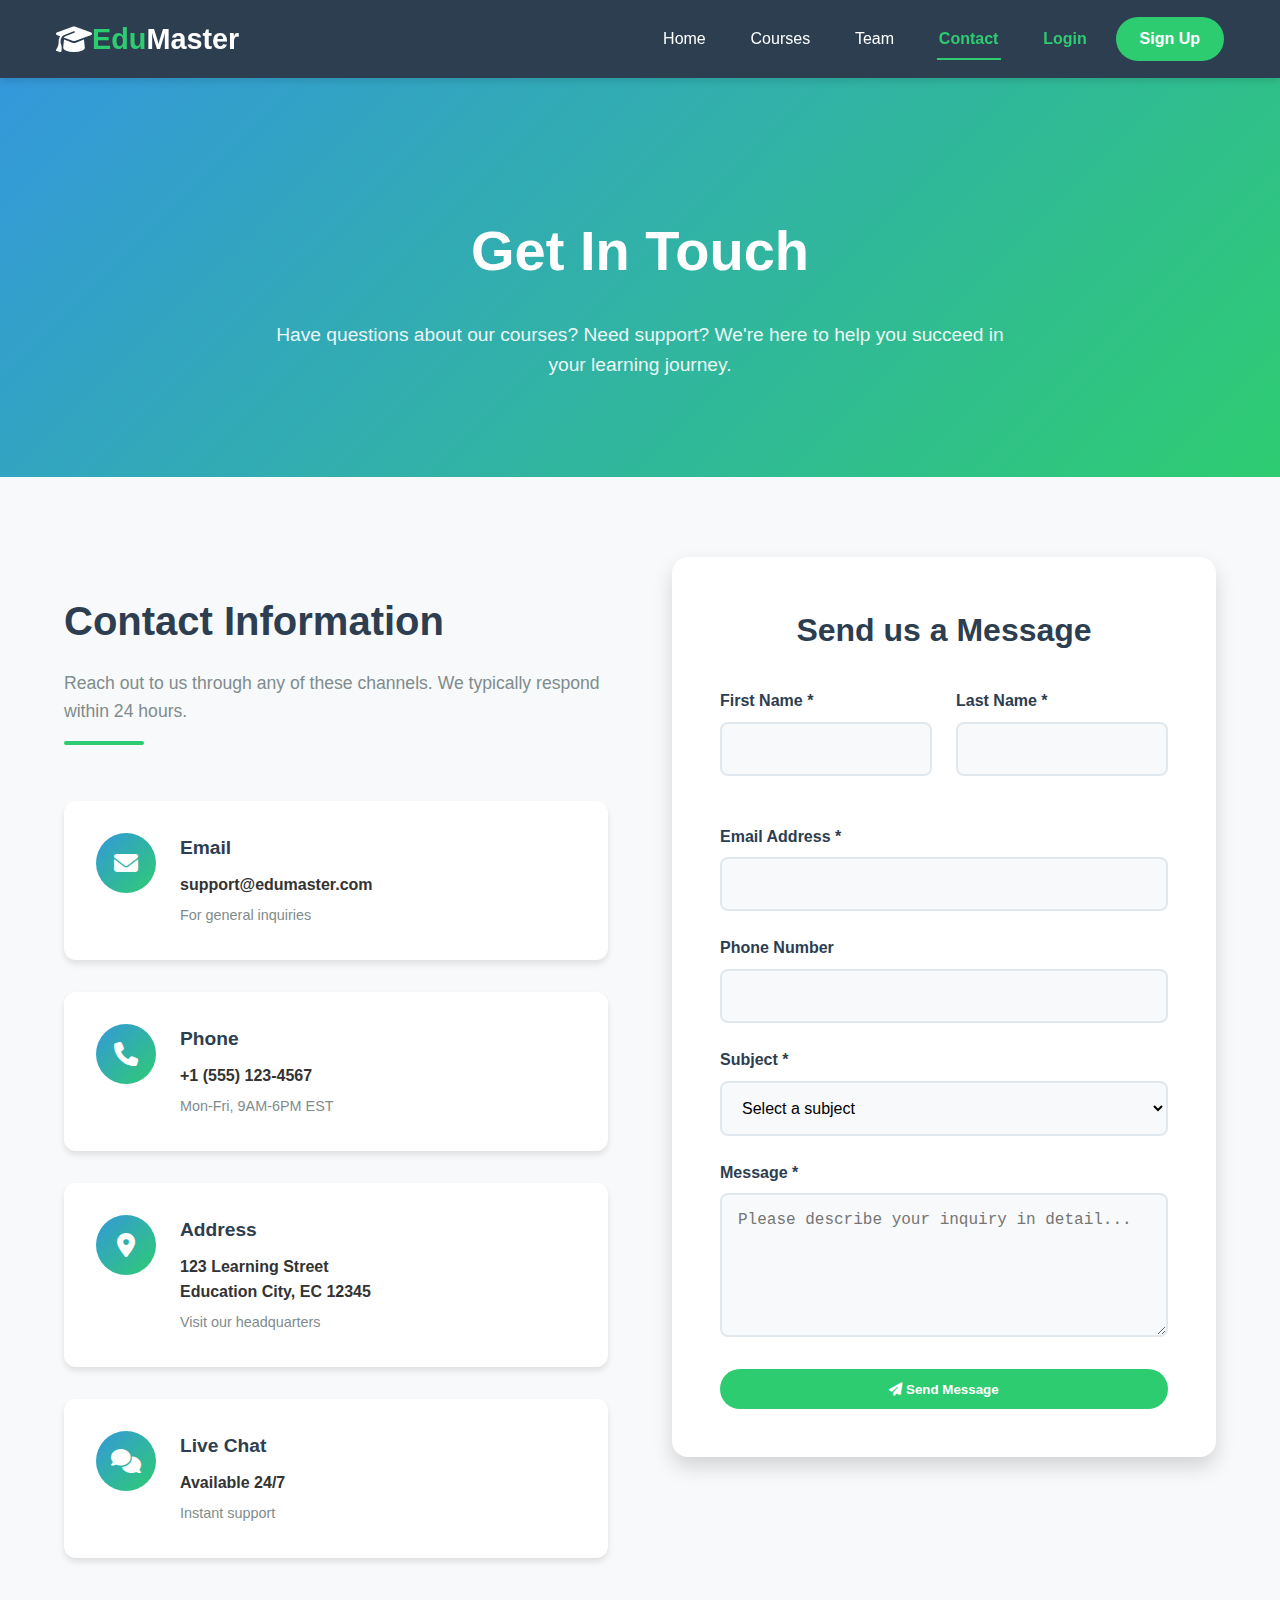
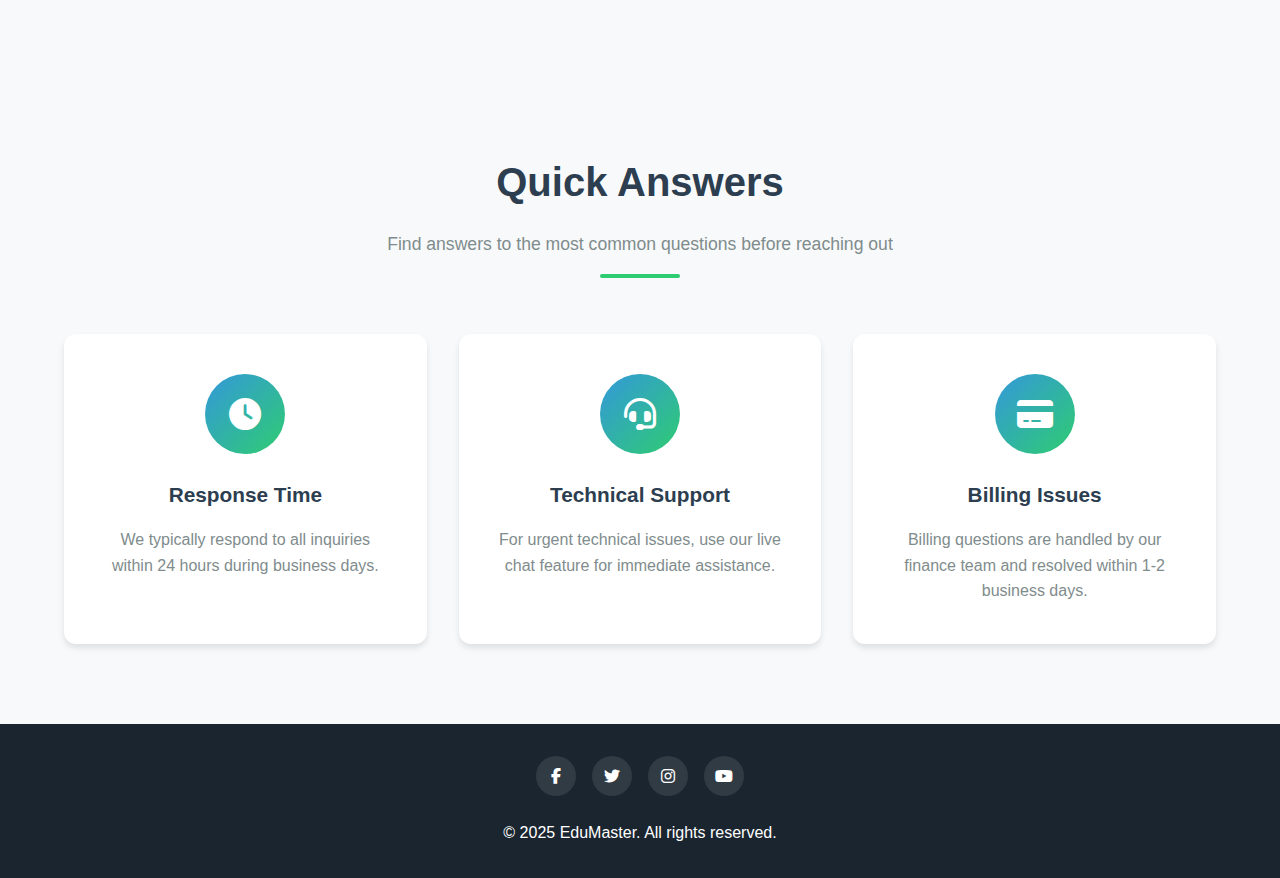
<file: contact.html>
<!DOCTYPE html>
<html lang="en">
<head>
    <meta charset="UTF-8">
    <meta name="viewport" content="width=device-width, initial-scale=1.0">
    <title>Contact Us - EduMaster</title>
    <link rel="icon" type="image/x-icon" href="images/favicon.ico">
    <link rel="stylesheet" href="https://cdnjs.cloudflare.com/ajax/libs/font-awesome/6.4.0/css/all.min.css">
    <link rel="stylesheet" href="common.css">
    <link rel="stylesheet" href="contact.css">
</head>
<body>
    <!-- Navbar -->
    <header>
        <div class="nav-container">
            <nav>
                <a href="index.html" class="logo">
                    <i class="fas fa-graduation-cap"></i>
                    <span>Edu</span>Master
                </a>
                <div class="hamburger">
                    <i class="fas fa-bars"></i>
                </div>
                <div class="nav-links">
                    <a href="index.html">Home</a>
                    <a href="courses.html">Courses</a>
                    <a href="team.html">Team</a>
                    <a href="contact.html" class="active">Contact</a>
                    <a href="login.html" class="login">Login</a>
                    <a href="signup.html" class="signup btn">Sign Up</a>
                    <a href="index.html" class="logout btn hidden" id="logoutBtn">Log Out</a>
                </div>
            </nav>
        </div>
    </header>

    <!-- Hero Section -->
    <section class="hero">
        <div class="hero-bg"></div>
        <div class="hero-content">
            <h1>Get In Touch</h1>
            <p>Have questions about our courses? Need support? We're here to help you succeed in your learning journey.</p>
        </div>
    </section>

    <!-- Contact Section -->
    <section class="section">
        <div class="container">
            <div class="contact-wrapper">
                <div class="contact-info">
                    <div class="section-title text-left">
                        <h2>Contact Information</h2>
                        <p>Reach out to us through any of these channels. We typically respond within 24 hours.</p>
                    </div>
                    
                    <div class="contact-methods">
                        <div class="contact-method">
                            <div class="contact-icon">
                                <i class="fas fa-envelope"></i>
                            </div>
                            <div class="contact-details">
                                <h3>Email</h3>
                                <p>support@edumaster.com</p>
                                <span>For general inquiries</span>
                            </div>
                        </div>
                        
                        <div class="contact-method">
                            <div class="contact-icon">
                                <i class="fas fa-phone"></i>
                            </div>
                            <div class="contact-details">
                                <h3>Phone</h3>
                                <p>+1 (555) 123-4567</p>
                                <span>Mon-Fri, 9AM-6PM EST</span>
                            </div>
                        </div>
                        
                        <div class="contact-method">
                            <div class="contact-icon">
                                <i class="fas fa-map-marker-alt"></i>
                            </div>
                            <div class="contact-details">
                                <h3>Address</h3>
                                <p>123 Learning Street<br>Education City, EC 12345</p>
                                <span>Visit our headquarters</span>
                            </div>
                        </div>
                        
                        <div class="contact-method">
                            <div class="contact-icon">
                                <i class="fas fa-comments"></i>
                            </div>
                            <div class="contact-details">
                                <h3>Live Chat</h3>
                                <p>Available 24/7</p>
                                <span>Instant support</span>
                            </div>
                        </div>
                    </div>
                </div>

                <!-- Contact Form -->
                <div class="contact-form-container">
                    <form class="contact-form" id="contact-form" onsubmit="return validateContactForm()">
                        <h2>Send us a Message</h2>
                        <div class="form-row">
                            <div class="form-group">
                                <label for="first-name">First Name *</label>
                                <input type="text" id="first-name" name="first-name" required>
                                <span id="first-name-error" class="error"></span>
                            </div>
                            <div class="form-group">
                                <label for="last-name">Last Name *</label>
                                <input type="text" id="last-name" name="last-name" required>
                                <span id="last-name-error" class="error"></span>
                            </div>
                        </div>
                        
                        <div class="form-group">
                            <label for="email">Email Address *</label>
                            <input type="email" id="email" name="email" required>
                            <span id="email-error" class="error"></span>
                        </div>
                        
                        <div class="form-group">
                            <label for="phone">Phone Number</label>
                            <input type="tel" id="phone" name="phone">
                        </div>
                        
                        <div class="form-group">
                            <label for="subject">Subject *</label>
                            <select id="subject" name="subject" required>
                                <option value="">Select a subject</option>
                                <option value="course-inquiry">Course Inquiry</option>
                                <option value="technical-support">Technical Support</option>
                                <option value="billing">Billing Question</option>
                                <option value="partnership">Partnership Opportunity</option>
                                <option value="general">General Question</option>
                            </select>
                            <span id="subject-error" class="error"></span>
                        </div>
                        
                        <div class="form-group">
                            <label for="message">Message *</label>
                            <textarea id="message" name="message" rows="6" required placeholder="Please describe your inquiry in detail..."></textarea>
                            <span id="message-error" class="error"></span>
                        </div>
                        
                        <button type="submit" class="btn btn-secondary btn-full-width">
                            <i class="fas fa-paper-plane"></i> Send Message
                        </button>
                    </form>
                </div>
            </div>
        </div>
    </section>

    <!-- FAQ Section -->
    <section class="section section-bg-lighter">
        <div class="container">
            <div class="section-title">
                <h2>Quick Answers</h2>
                <p>Find answers to the most common questions before reaching out</p>
            </div>
            <div class="quick-faq">
                <div class="faq-card">
                    <div class="faq-icon">
                        <i class="fas fa-clock"></i>
                    </div>
                    <h3>Response Time</h3>
                    <p>We typically respond to all inquiries within 24 hours during business days.</p>
                </div>
                <div class="faq-card">
                    <div class="faq-icon">
                        <i class="fas fa-headset"></i>
                    </div>
                    <h3>Technical Support</h3>
                    <p>For urgent technical issues, use our live chat feature for immediate assistance.</p>
                </div>
                <div class="faq-card">
                    <div class="faq-icon">
                        <i class="fas fa-credit-card"></i>
                    </div>
                    <h3>Billing Issues</h3>
                    <p>Billing questions are handled by our finance team and resolved within 1-2 business days.</p>
                </div>
            </div>
        </div>
    </section>

    <!-- Footer -->
    <footer>
        <div class="footer-content">
            <div class="social-links">
                <a href="https://www.facebook.com" target="_blank"><i class="fab fa-facebook-f"></i></a>
                <a href="https://x.com" target="_blank"><i class="fab fa-twitter"></i></a>
                <a href="https://www.instagram.com" target="_blank"><i class="fab fa-instagram"></i></a>
                <a href="https://www.youtube.com" target="_blank"><i class="fab fa-youtube"></i></a>
            </div>
            <p>&copy; 2025 EduMaster. All rights reserved.</p>
        </div>
    </footer>

    <!-- Back to Top Button -->
    <button id="back-to-top" title="Back to Top">
        <i class="fas fa-chevron-up"></i>
    </button>

    <!-- JavaScript -->
    <script src="common.js"></script>
    <script src="form.js"></script>
</body>
</html>
</file>
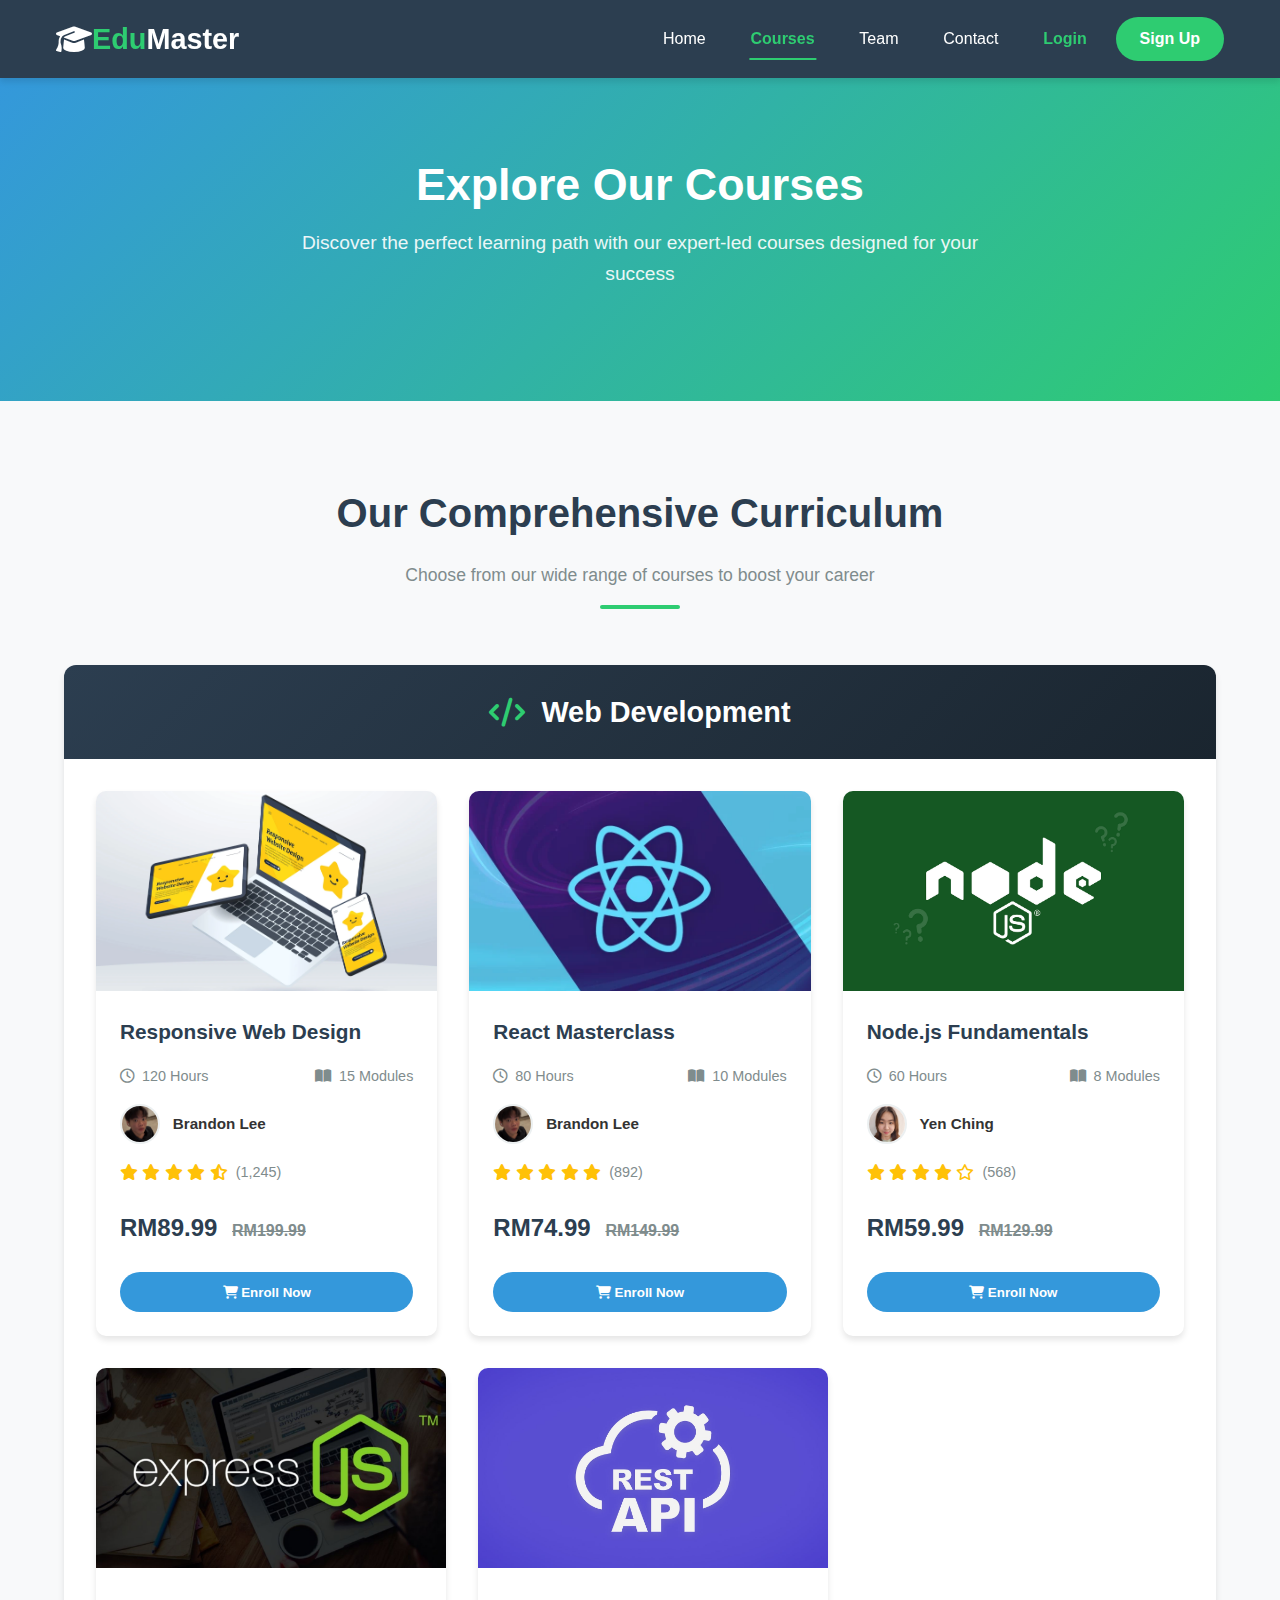
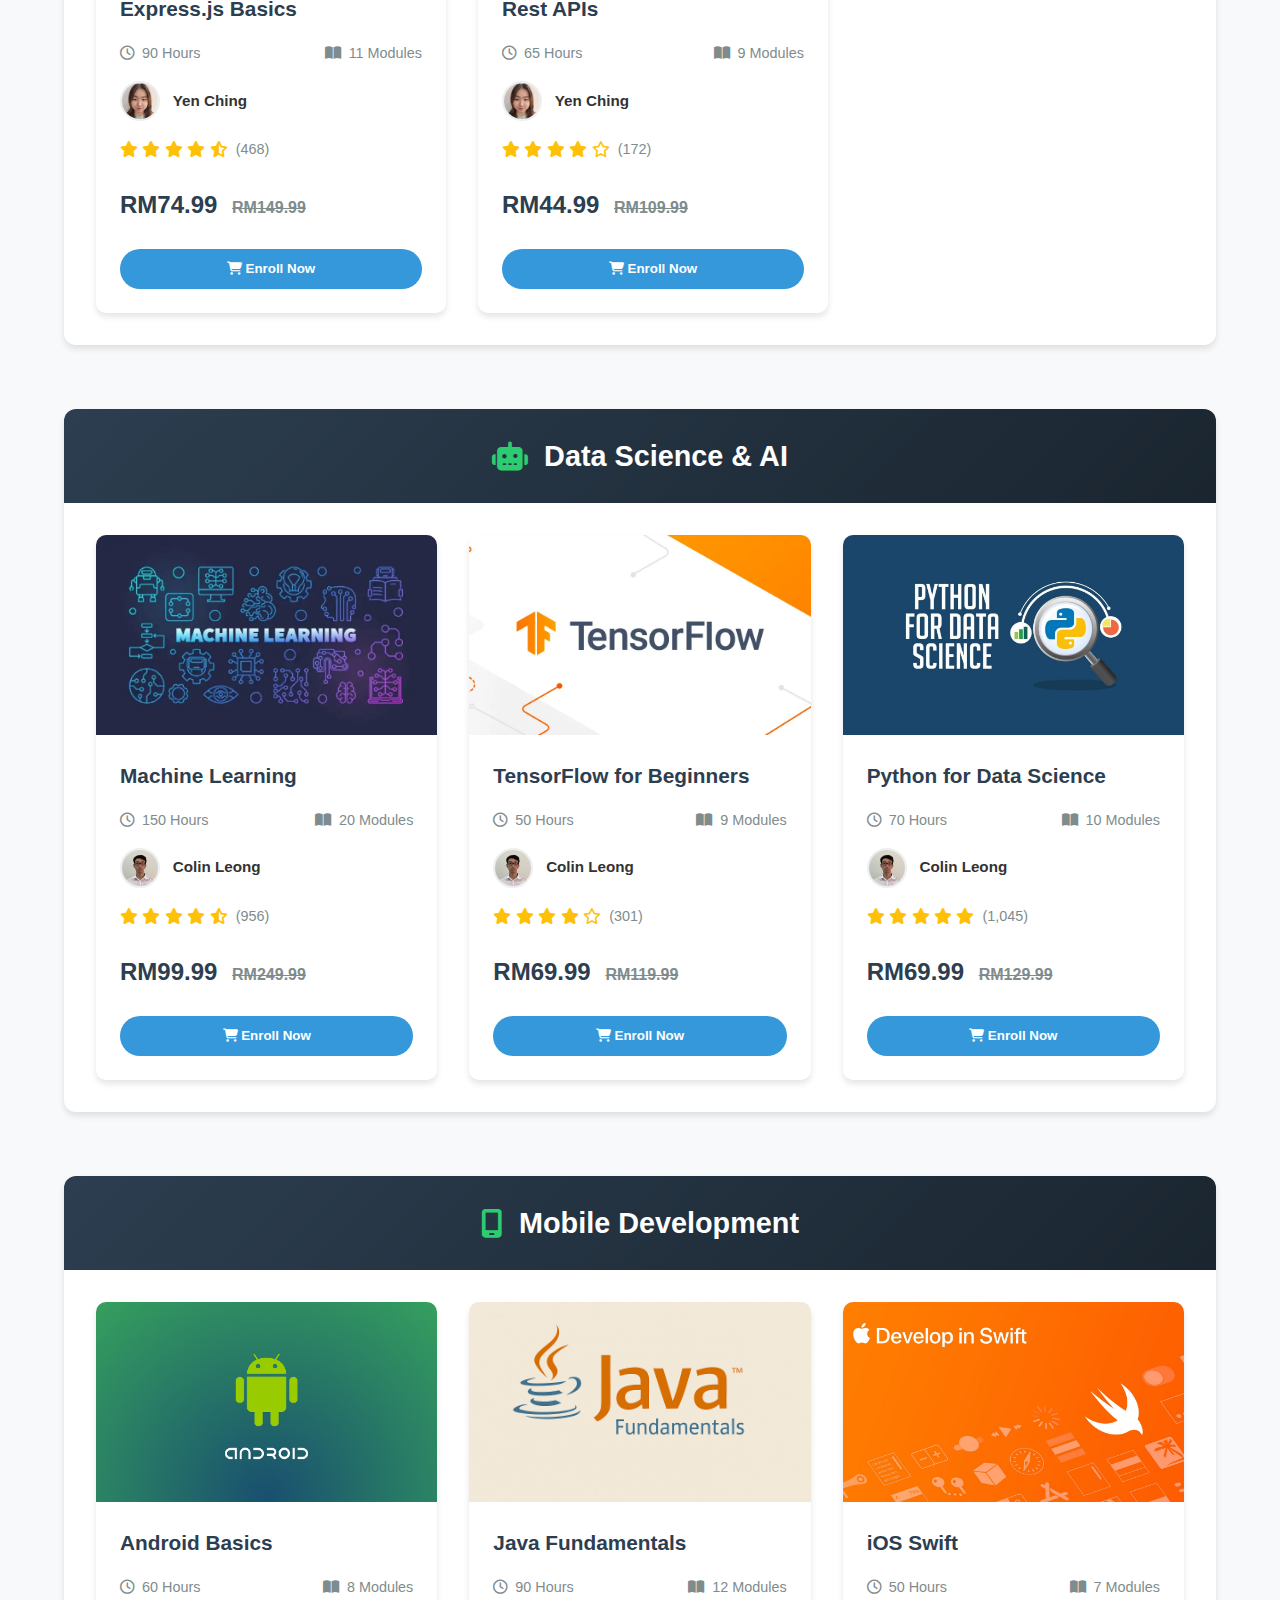
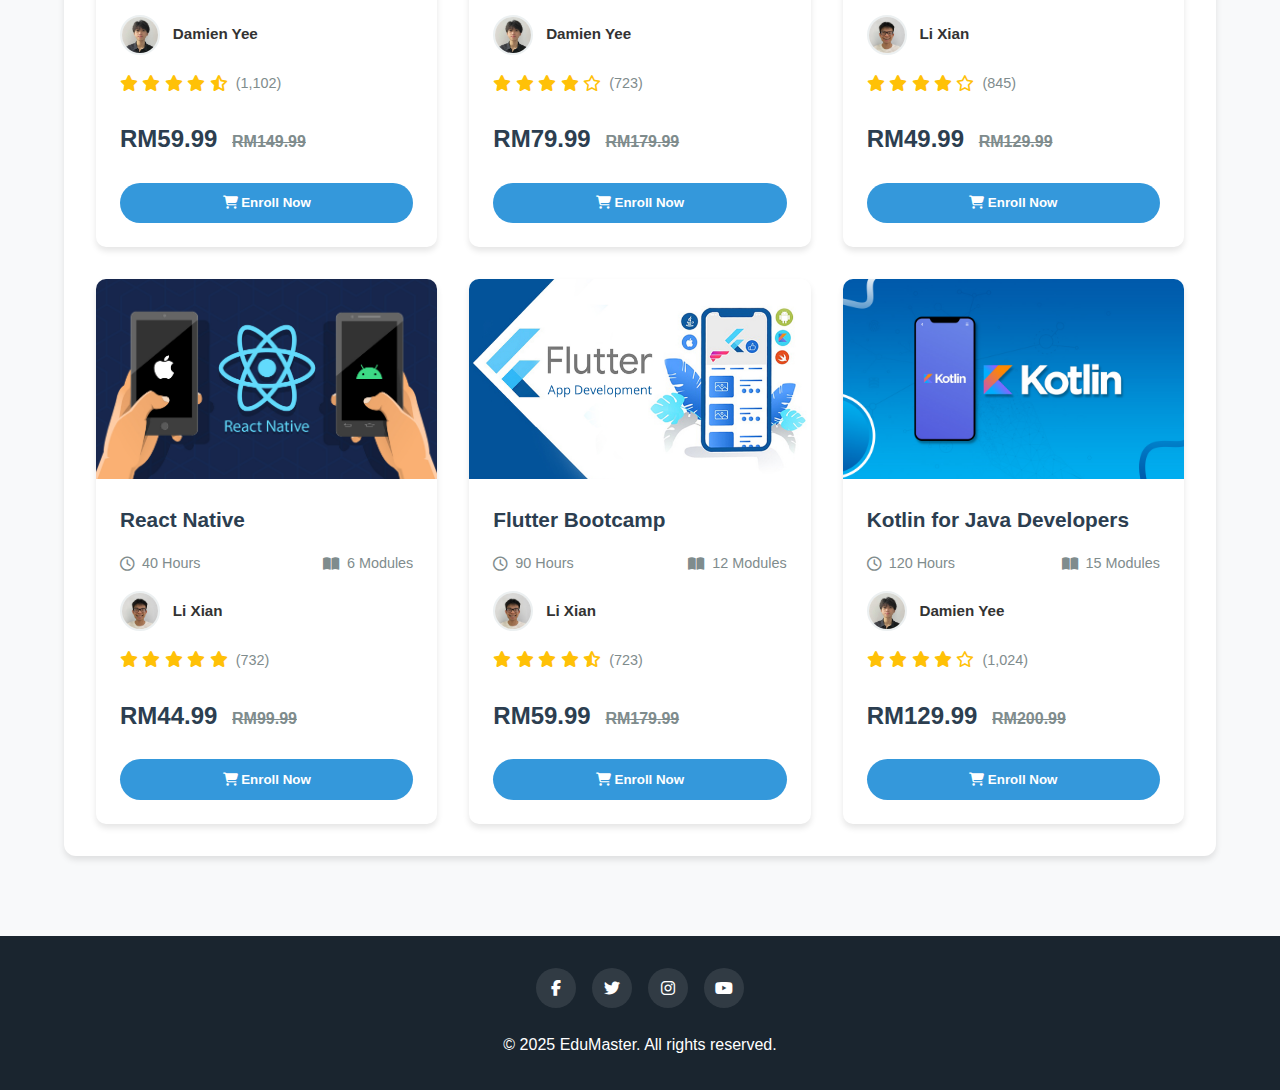
<file: courses.html>
<!DOCTYPE html>
<html lang="en">
<head>
    <meta charset="UTF-8">
    <meta name="viewport" content="width=device-width, initial-scale=1.0">
    <title>Courses - EduMaster</title>
    <link rel="icon" type="image/x-icon" href="images/favicon.ico">
    <link rel="stylesheet" href="https://cdnjs.cloudflare.com/ajax/libs/font-awesome/6.4.0/css/all.min.css">
    <link rel="stylesheet" href="common.css">
    <link rel="stylesheet" href="courses.css">
    
</head>
<body>
    <!-- Navbar -->
    <header>
        <div class="nav-container">
            <nav>
                <a href="index.html" class="logo">
                    <i class="fas fa-graduation-cap"></i>
                    <span>Edu</span>Master
                </a>
                <div class="hamburger">
                    <i class="fas fa-bars"></i>
                </div>
                <div class="nav-links">
                    <a href="index.html">Home</a>
                    <a href="courses.html" class="active">Courses</a>
                    <a href="team.html">Team</a>
                    <a href="contact.html">Contact</a>
                    <a href="login.html" class="login">Login</a>
                    <a href="signup.html" class="signup btn">Sign Up</a>
                    <a href="index.html" class="logout btn hidden" id="logoutBtn">Log Out</a>
                </div>
            </nav>
        </div>
    </header>

    <!-- Hero Section -->
    <section class="hero">
        <div class="container hero-content">
            <h1>Explore Our Courses</h1>
            <p>Discover the perfect learning path with our expert-led courses designed for your success</p>
        </div>
    </section>

    <!-- Courses Section -->
    <section class="section">
        <div class="container">
            <div class="section-title">
                <h2>Our Comprehensive Curriculum</h2>
                <p>Choose from our wide range of courses to boost your career</p>
            </div>
            <div class="courses-container">

                <!-- Web Development Courses -->
                <div class="course-category" id="web-courses">
                    <div class="category-header">
                        <h2><i class="fas fa-code"></i> Web Development</h2>
                    </div>
                    <div class="courses-grid">
                        <!-- Web - Course 1 -->
                        <div class="course-card">
                            <div class="course-img">
                                <img src="images/courses/Responsive Web Design.webp" alt="Responsive Web Design">
                            </div>
                            <div class="course-content">
                                <h3 class="course-title">Responsive Web Design</h3>
                                <div class="course-meta">
                                    <span><i class="far fa-clock"></i> 120 Hours</span>
                                    <span><i class="fas fa-book-open"></i> 15 Modules</span>
                                </div>
                                <div class="course-instructor">
                                    <img src="images/profiles/brandon.png" alt="Brandon Lee" class="instructor-avatar">
                                    <span>Brandon Lee</span>
                                </div>
                                <div class="course-rating">
                                    <div class="stars">
                                        <i class="fas fa-star"></i>
                                        <i class="fas fa-star"></i>
                                        <i class="fas fa-star"></i>
                                        <i class="fas fa-star"></i>
                                        <i class="fas fa-star-half-alt"></i>
                                    </div>
                                    <span class="rating-count">(1,245)</span>
                                </div>
                                <div class="course-price">
                                    RM89.99 <span class="original">RM199.99</span>
                                </div>
                                <button class="btn btn-primary btn-full-width">
                                    <i class="fas fa-shopping-cart"></i> Enroll Now
                                </button>
                            </div>
                        </div>
                        
                        <!-- Web - Course 2 -->
                        <div class="course-card">
                            <div class="course-img">
                                <img src="images/courses/React Masterclass.png" alt="React Masterclass">
                            </div>
                            <div class="course-content">
                                <h3 class="course-title">React Masterclass</h3>
                                <div class="course-meta">
                                    <span><i class="far fa-clock"></i> 80 Hours</span>
                                    <span><i class="fas fa-book-open"></i> 10 Modules</span>
                                </div>
                                <div class="course-instructor">
                                    <img src="images/profiles/brandon.png" alt="Brandon Lee" class="instructor-avatar">
                                    <span>Brandon Lee</span>
                                </div>
                                <div class="course-rating">
                                    <div class="stars">
                                        <i class="fas fa-star"></i>
                                        <i class="fas fa-star"></i>
                                        <i class="fas fa-star"></i>
                                        <i class="fas fa-star"></i>
                                        <i class="fas fa-star"></i>
                                    </div>
                                    <span class="rating-count">(892)</span>
                                </div>
                                <div class="course-price">
                                    RM74.99 <span class="original">RM149.99</span>
                                </div>
                                <button class="btn btn-primary btn-full-width">
                                    <i class="fas fa-shopping-cart"></i> Enroll Now
                                </button>
                            </div>
                        </div>
                        
                        <!-- Web - Course 3 -->
                        <div class="course-card">
                            <div class="course-img">
                                <img src="images/courses/Node.js Fundamentals.png" alt="Node.js Fundamentals">
                            </div>
                            <div class="course-content">
                                <h3 class="course-title">Node.js Fundamentals</h3>
                                <div class="course-meta">
                                    <span><i class="far fa-clock"></i> 60 Hours</span>
                                    <span><i class="fas fa-book-open"></i> 8 Modules</span>
                                </div>
                                <div class="course-instructor">
                                    <img src="images/profiles/yenching.jpg" alt="Yen Ching" class="instructor-avatar">
                                    <span>Yen Ching</span>
                                </div>
                                <div class="course-rating">
                                    <div class="stars">
                                        <i class="fas fa-star"></i>
                                        <i class="fas fa-star"></i>
                                        <i class="fas fa-star"></i>
                                        <i class="fas fa-star"></i>
                                        <i class="far fa-star"></i>
                                    </div>
                                    <span class="rating-count">(568)</span>
                                </div>
                                <div class="course-price">
                                    RM59.99 <span class="original">RM129.99</span>
                                </div>
                                <button class="btn btn-primary btn-full-width">
                                    <i class="fas fa-shopping-cart"></i> Enroll Now
                                </button>
                            </div>
                        </div>

                        <!-- Web - Course 4 -->
                        <div class="course-card">
                            <div class="course-img">
                                <img src="images/courses/Express.js Basics.jpg" alt="Express.js Basics">
                            </div>
                            <div class="course-content">
                                <h3 class="course-title">Express.js Basics</h3>
                                <div class="course-meta">
                                    <span><i class="far fa-clock"></i> 90 Hours</span>
                                    <span><i class="fas fa-book-open"></i> 11 Modules</span>
                                </div>
                                <div class="course-instructor">
                                    <img src="images/profiles/yenching.jpg" alt="Yen Ching" class="instructor-avatar">
                                    <span>Yen Ching</span>
                                </div>
                                <div class="course-rating">
                                    <div class="stars">
                                        <i class="fas fa-star"></i>
                                        <i class="fas fa-star"></i>
                                        <i class="fas fa-star"></i>
                                        <i class="fas fa-star"></i>
                                        <i class="fas fa-star-half-alt"></i>
                                    </div>
                                    <span class="rating-count">(468)</span>
                                </div>
                                <div class="course-price">
                                    RM74.99 <span class="original">RM149.99</span>
                                </div>
                                <button class="btn btn-primary btn-full-width">
                                    <i class="fas fa-shopping-cart"></i> Enroll Now
                                </button>
                            </div>
                        </div>

                        <!-- Web - Course 5 -->
                        <div class="course-card">
                            <div class="course-img">
                                <img src="images/courses/Rest APIs.jpg" alt="Rest APIs">
                            </div>
                            <div class="course-content">
                                <h3 class="course-title">Rest APIs</h3>
                                <div class="course-meta">
                                    <span><i class="far fa-clock"></i> 65 Hours</span>
                                    <span><i class="fas fa-book-open"></i> 9 Modules</span>
                                </div>
                                <div class="course-instructor">
                                    <img src="images/profiles/yenching.jpg" alt="Yen Ching" class="instructor-avatar">
                                    <span>Yen Ching</span>
                                </div>
                                <div class="course-rating">
                                    <div class="stars">
                                        <i class="fas fa-star"></i>
                                        <i class="fas fa-star"></i>
                                        <i class="fas fa-star"></i>
                                        <i class="fas fa-star"></i>
                                        <i class="far fa-star"></i>
                                    </div>
                                    <span class="rating-count">(172)</span>
                                </div>
                                <div class="course-price">
                                    RM44.99 <span class="original">RM109.99</span>
                                </div>
                                <button class="btn btn-primary btn-full-width">
                                    <i class="fas fa-shopping-cart"></i> Enroll Now
                                </button>
                            </div>
                        </div>
                    </div>
                </div>
                
                <!-- Data Science Courses -->
                <div class="course-category" id="data-courses">
                    <div class="category-header">
                        <h2><i class="fa-solid fa-robot"></i> Data Science & AI</h2>
                    </div>
                    <div class="courses-grid">
                        <!-- Data - Course 1 -->
                        <div class="course-card">
                            <div class="course-img">
                                <img src="images/courses/Machine Learning.webp" alt="Machine Learning">
                            </div>
                            <div class="course-content">
                                <h3 class="course-title">Machine Learning</h3>
                                <div class="course-meta">
                                    <span><i class="far fa-clock"></i> 150 Hours</span>
                                    <span><i class="fas fa-book-open"></i> 20 Modules</span>
                                </div>
                                <div class="course-instructor">
                                    <img src="images/profiles/colin.jpg" alt="Colin Leong" class="instructor-avatar">
                                    <span>Colin Leong</span>
                                </div>
                                <div class="course-rating">
                                    <div class="stars">
                                        <i class="fas fa-star"></i>
                                        <i class="fas fa-star"></i>
                                        <i class="fas fa-star"></i>
                                        <i class="fas fa-star"></i>
                                        <i class="fas fa-star-half-alt"></i>
                                    </div>
                                    <span class="rating-count">(956)</span>
                                </div>
                                <div class="course-price">
                                    RM99.99 <span class="original">RM249.99</span>
                                </div>
                                <button class="btn btn-primary btn-full-width">
                                    <i class="fas fa-shopping-cart"></i> Enroll Now
                                </button>
                            </div>
                        </div>

                        <!-- Data - Course 2 -->
                        <div class="course-card">
                            <div class="course-img">
                                <img src="images/courses/TensorFlow for Beginners.webp" alt="TensorFlow for Beginners">
                            </div>
                            <div class="course-content">
                                <h3 class="course-title">TensorFlow for Beginners</h3>
                                <div class="course-meta">
                                    <span><i class="far fa-clock"></i> 50 Hours</span>
                                    <span><i class="fas fa-book-open"></i> 9 Modules</span>
                                </div>
                                <div class="course-instructor">
                                    <img src="images/profiles/colin.jpg" alt="Colin Leong" class="instructor-avatar">
                                    <span>Colin Leong</span>
                                </div>
                                <div class="course-rating">
                                    <div class="stars">
                                        <i class="fas fa-star"></i>
                                        <i class="fas fa-star"></i>
                                        <i class="fas fa-star"></i>
                                        <i class="fas fa-star"></i>
                                        <i class="far fa-star"></i>
                                    </div>
                                    <span class="rating-count">(301)</span>
                                </div>
                                <div class="course-price">
                                    RM69.99 <span class="original">RM119.99</span>
                                </div>
                                <button class="btn btn-primary btn-full-width">
                                    <i class="fas fa-shopping-cart"></i> Enroll Now
                                </button>
                            </div>
                        </div>
                        
                        <!-- Data - Course 3 -->
                        <div class="course-card">
                            <div class="course-img">
                                <img src="images/courses/Python for Data Science.jpeg" alt="Python for Data Science">
                            </div>
                            <div class="course-content">
                                <h3 class="course-title">Python for Data Science</h3>
                                <div class="course-meta">
                                    <span><i class="far fa-clock"></i> 70 Hours</span>
                                    <span><i class="fas fa-book-open"></i> 10 Modules</span>
                                </div>
                                <div class="course-instructor">
                                    <img src="images/profiles/colin.jpg" alt="Colin Leong" class="instructor-avatar">
                                    <span>Colin Leong</span>
                                </div>
                                <div class="course-rating">
                                    <div class="stars">
                                        <i class="fas fa-star"></i>
                                        <i class="fas fa-star"></i>
                                        <i class="fas fa-star"></i>
                                        <i class="fas fa-star"></i>
                                        <i class="fas fa-star"></i>
                                    </div>
                                    <span class="rating-count">(1,045)</span>
                                </div>
                                <div class="course-price">
                                    RM69.99 <span class="original">RM129.99</span>
                                </div>
                                <button class="btn btn-primary btn-full-width">
                                    <i class="fas fa-shopping-cart"></i> Enroll Now
                                </button>
                            </div>
                        </div>
                    </div>
                </div>
                
                <!-- Mobile Development Courses -->
                <div class="course-category" id="mobile-courses">
                    <div class="category-header">
                        <h2><i class="fa-solid fa-mobile-screen"></i> Mobile Development</h2>
                    </div>
                    <div class="courses-grid">
                        <!-- Mobile - Course 1 -->
                        <div class="course-card">
                            <div class="course-img">
                                <img src="images/courses/Android Basics.png" alt="Android Basics">
                            </div>
                            <div class="course-content">
                                <h3 class="course-title">Android Basics</h3>
                                <div class="course-meta">
                                    <span><i class="far fa-clock"></i> 60 Hours</span>
                                    <span><i class="fas fa-book-open"></i> 8 Modules</span>
                                </div>
                                <div class="course-instructor">
                                    <img src="images/profiles/damien.png" alt="Damien Yee" class="instructor-avatar">
                                    <span>Damien Yee</span>
                                </div>
                                <div class="course-rating">
                                    <div class="stars">
                                        <i class="fas fa-star"></i>
                                        <i class="fas fa-star"></i>
                                        <i class="fas fa-star"></i>
                                        <i class="fas fa-star"></i>
                                        <i class="fas fa-star-half-alt"></i>
                                    </div>
                                    <span class="rating-count">(1,102)</span>
                                </div>
                                <div class="course-price">
                                    RM59.99 <span class="original">RM149.99</span>
                                </div>
                                <button class="btn btn-primary btn-full-width">
                                    <i class="fas fa-shopping-cart"></i> Enroll Now
                                </button>
                            </div>
                        </div>

                        <!-- Mobile - Course 2 -->
                        <div class="course-card">
                            <div class="course-img">
                                <img src="images/courses/Java Fundamentals.jpg" alt="Java Fundamentals">
                            </div>
                            <div class="course-content">
                                <h3 class="course-title">Java Fundamentals</h3>
                                <div class="course-meta">
                                    <span><i class="far fa-clock"></i> 90 Hours</span>
                                    <span><i class="fas fa-book-open"></i> 12 Modules</span>
                                </div>
                                <div class="course-instructor">
                                    <img src="images/profiles/damien.png" alt="Damien Yee" class="instructor-avatar">
                                    <span>Damien Yee</span>
                                </div>
                                <div class="course-rating">
                                    <div class="stars">
                                        <i class="fas fa-star"></i>
                                        <i class="fas fa-star"></i>
                                        <i class="fas fa-star"></i>
                                        <i class="fas fa-star"></i>
                                        <i class="far fa-star"></i>
                                    </div>
                                    <span class="rating-count">(723)</span>
                                </div>
                                <div class="course-price">
                                    RM79.99 <span class="original">RM179.99</span>
                                </div>
                                <button class="btn btn-primary btn-full-width">
                                    <i class="fas fa-shopping-cart"></i> Enroll Now
                                </button>
                            </div>
                        </div>
                        
                        <!-- Mobile - Course 3 -->
                        <div class="course-card">
                            <div class="course-img">
                                <img src="images/courses/iOS Swift.jpg" alt="iOS Swift">
                            </div>
                            <div class="course-content">
                                <h3 class="course-title">iOS Swift</h3>
                                <div class="course-meta">
                                    <span><i class="far fa-clock"></i> 50 Hours</span>
                                    <span><i class="fas fa-book-open"></i> 7 Modules</span>
                                </div>
                                <div class="course-instructor">
                                    <img src="images/profiles/lixian.png" alt="Li Xian" class="instructor-avatar">
                                    <span>Li Xian</span>
                                </div>
                                <div class="course-rating">
                                    <div class="stars">
                                        <i class="fas fa-star"></i>
                                        <i class="fas fa-star"></i>
                                        <i class="fas fa-star"></i>
                                        <i class="fas fa-star"></i>
                                        <i class="far fa-star"></i>
                                    </div>
                                    <span class="rating-count">(845)</span>
                                </div>
                                <div class="course-price">
                                    RM49.99 <span class="original">RM129.99</span>
                                </div>
                                <button class="btn btn-primary btn-full-width">
                                    <i class="fas fa-shopping-cart"></i> Enroll Now
                                </button>
                            </div>
                        </div>
                        
                        <!-- Mobile - Course 4 -->
                        <div class="course-card">
                            <div class="course-img">
                                <img src="images/courses/React Native.jpg" alt="React Native">
                            </div>
                            <div class="course-content">
                                <h3 class="course-title">React Native</h3>
                                <div class="course-meta">
                                    <span><i class="far fa-clock"></i> 40 Hours</span>
                                    <span><i class="fas fa-book-open"></i> 6 Modules</span>
                                </div>
                                <div class="course-instructor">
                                    <img src="images/profiles/lixian.png" alt="Li Xian" class="instructor-avatar">
                                    <span>Li Xian</span>
                                </div>
                                <div class="course-rating">
                                    <div class="stars">
                                        <i class="fas fa-star"></i>
                                        <i class="fas fa-star"></i>
                                        <i class="fas fa-star"></i>
                                        <i class="fas fa-star"></i>
                                        <i class="fas fa-star"></i>
                                    </div>
                                    <span class="rating-count">(732)</span>
                                </div>
                                <div class="course-price">
                                    RM44.99 <span class="original">RM99.99</span>
                                </div>
                                <button class="btn btn-primary btn-full-width">
                                    <i class="fas fa-shopping-cart"></i> Enroll Now
                                </button>
                            </div>
                        </div>

                        <!-- Mobile - Course 5 -->
                        <div class="course-card">
                            <div class="course-img">
                                <img src="images/courses/Flutter Bootcamp.png" alt="Flutter Bootcamp">
                            </div>
                            <div class="course-content">
                                <h3 class="course-title">Flutter Bootcamp</h3>
                                <div class="course-meta">
                                    <span><i class="far fa-clock"></i> 90 Hours</span>
                                    <span><i class="fas fa-book-open"></i> 12 Modules</span>
                                </div>
                                <div class="course-instructor">
                                    <img src="images/profiles/lixian.png" alt="Li Xian" class="instructor-avatar">
                                    <span>Li Xian</span>
                                </div>
                                <div class="course-rating">
                                    <div class="stars">
                                        <i class="fas fa-star"></i>
                                        <i class="fas fa-star"></i>
                                        <i class="fas fa-star"></i>
                                        <i class="fas fa-star"></i>
                                        <i class="fas fa-star-half-alt"></i>
                                    </div>
                                    <span class="rating-count">(723)</span>
                                </div>
                                <div class="course-price">
                                    RM59.99 <span class="original">RM179.99</span>
                                </div>
                                <button class="btn btn-primary btn-full-width">
                                    <i class="fas fa-shopping-cart"></i> Enroll Now
                                </button>
                            </div>
                        </div>

                        <!-- Mobile - Course 6 -->
                        <div class="course-card">
                            <div class="course-img">
                                <img src="images/courses/Kotlin for Java Developers.jpg" alt="Kotlin for Java Developers">
                            </div>
                            <div class="course-content">
                                <h3 class="course-title">Kotlin for Java Developers</h3>
                                <div class="course-meta">
                                    <span><i class="far fa-clock"></i> 120 Hours</span>
                                    <span><i class="fas fa-book-open"></i> 15 Modules</span>
                                </div>
                                <div class="course-instructor">
                                    <img src="images/profiles/damien.png" alt="Damien Yee" class="instructor-avatar">
                                    <span>Damien Yee</span>
                                </div>
                                <div class="course-rating">
                                    <div class="stars">
                                        <i class="fas fa-star"></i>
                                        <i class="fas fa-star"></i>
                                        <i class="fas fa-star"></i>
                                        <i class="fas fa-star"></i>
                                        <i class="far fa-star"></i>
                                    </div>
                                    <span class="rating-count">(1,024)</span>
                                </div>
                                <div class="course-price">
                                    RM129.99 <span class="original">RM200.99</span>
                                </div>
                                <button class="btn btn-primary btn-full-width">
                                    <i class="fas fa-shopping-cart"></i> Enroll Now
                                </button>
                            </div>
                        </div>
                    </div>
                </div>
            </div>
        </div>
    </section>

    <!-- Footer -->
    <footer>
        <div class="footer-content">
            <div class="social-links">
                <a href="https://www.facebook.com" target="_blank"><i class="fab fa-facebook-f"></i></a>
                <a href="https://x.com" target="_blank"><i class="fab fa-twitter"></i></a>
                <a href="https://www.instagram.com" target="_blank"><i class="fab fa-instagram"></i></a>
                <a href="https://www.youtube.com" target="_blank"><i class="fab fa-youtube"></i></a>
            </div>
            <p>&copy; 2025 EduMaster. All rights reserved.</p>
        </div>
    </footer>

    <!-- Back to Top Button -->
    <button id="back-to-top" title="Back to Top">
        <i class="fas fa-chevron-up"></i>
    </button>

    <!-- JavaScript -->
    <script src="common.js"></script>
</body>
</html>
</file>
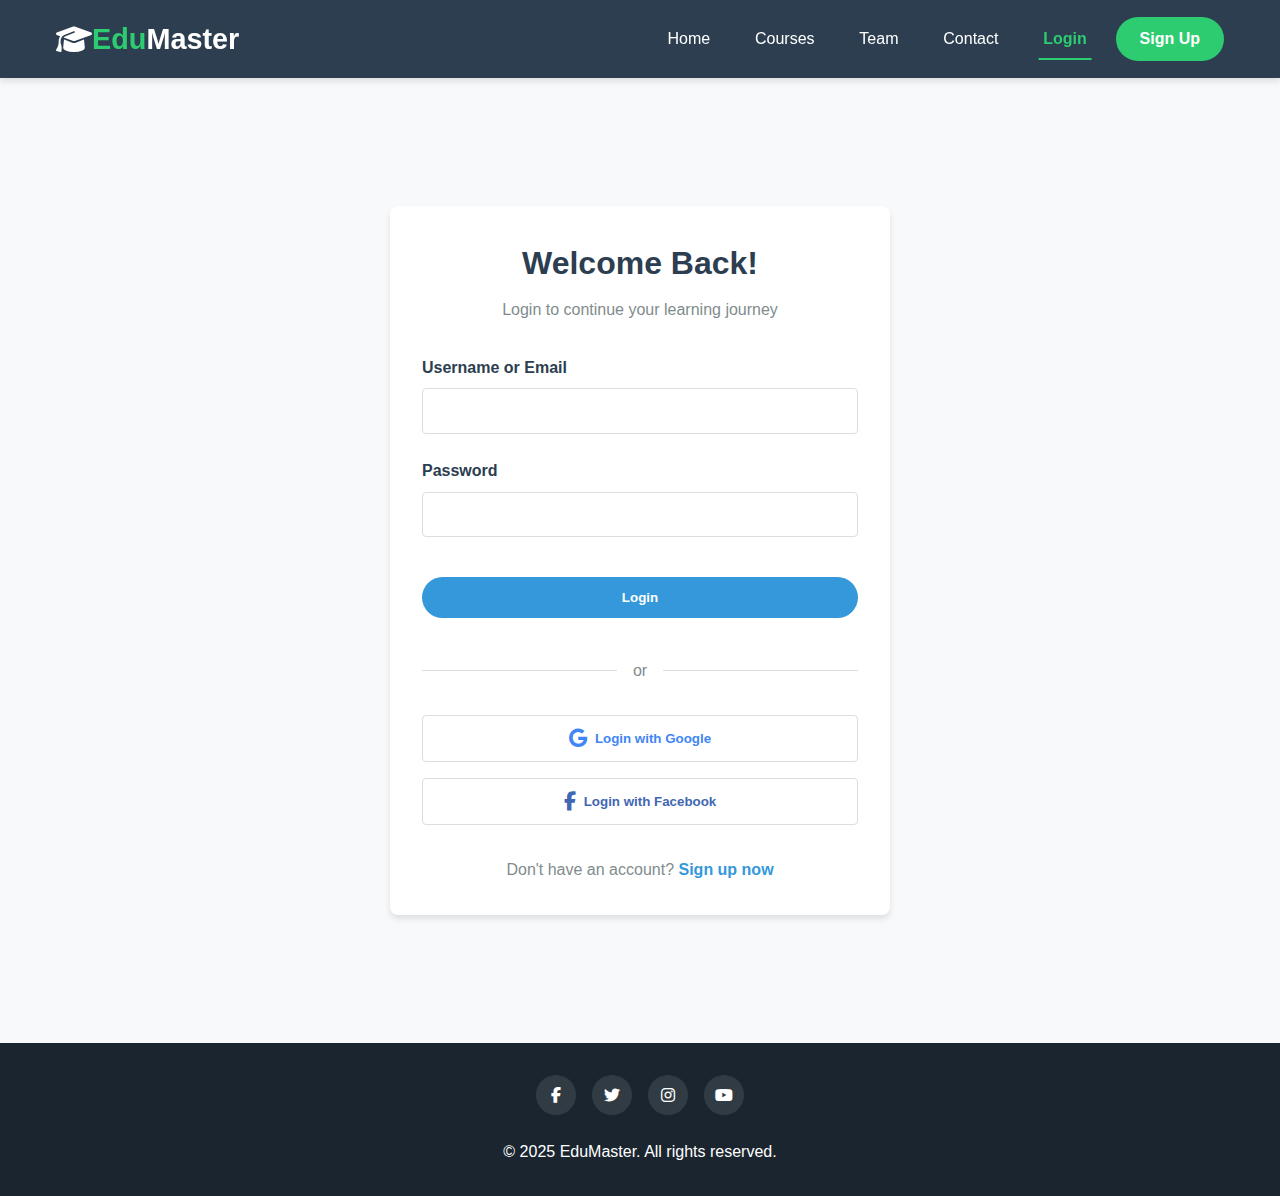
<file: login.html>
<!DOCTYPE html>
<html lang="en">
<head>
    <meta charset="UTF-8">
    <meta name="viewport" content="width=device-width, initial-scale=1.0">
    <title>Login - EduMaster</title>
    <link rel="icon" type="image/x-icon" href="images/favicon.ico">
    <link rel="stylesheet" href="https://cdnjs.cloudflare.com/ajax/libs/font-awesome/6.4.0/css/all.min.css">
    <link rel="stylesheet" href="common.css">
    <link rel="stylesheet" href="auth.css">
</head>
<body>
    <!-- Navbar -->
    <header>
        <div class="nav-container">
            <nav>
                <a href="index.html" class="logo">
                    <i class="fas fa-graduation-cap"></i>
                    <span>Edu</span>Master
                </a>
                <div class="hamburger">
                    <i class="fas fa-bars"></i>
                </div>
                <div class="nav-links">
                    <a href="index.html">Home</a>
                    <a href="courses.html">Courses</a>
                    <a href="team.html">Team</a>
                    <a href="contact.html">Contact</a>
                    <a href="login.html" class="login active">Login</a>
                    <a href="signup.html" class="signup btn">Sign Up</a>
                    <a href="index.html" class="logout btn hidden" id="logoutBtn">Log Out</a>
                </div>
            </nav>
        </div>
    </header>

    <!-- Log In Form -->
    <main class="section">
        <div class="container">
            <div class="auth-container">
                <div class="auth-title">
                    <h2>Welcome Back!</h2>
                    <p>Login to continue your learning journey</p>
                </div>

                <form class="auth-form" action="index.html" onsubmit="return login()">
                    <div class="form-group">
                        <label for="username">Username or Email</label>
                        <input type="text" id="username" name="username" required>
                        <span id="username-error" class="error"></span>
                    </div>

                    <div class="form-group">
                        <label for="password">Password</label>
                        <input type="password" id="password" name="password" required>
                        <span id="password-error" class="error"></span>
                    </div>

                    <button type="submit" class="btn btn-primary">Login</button>
                </form>

                <div class="divider">or</div>

                <div class="social-login">
                    <a href="https://accounts.google.com/o/oauth2/v2/auth">
                        <button class="social-btn google">
                            <i class="fab fa-google"></i> Login with Google
                        </button>
                    </a>
                    <a href="https://www.facebook.com/v12.0/dialog/oauth">
                        <button class="social-btn facebook">
                            <i class="fab fa-facebook-f"></i> Login with Facebook
                        </button>
                    </a>
                </div>

                <div class="auth-switch">
                    <p>Don't have an account? <a href="signup.html">Sign up now</a></p>
                </div>
            </div>
        </div>
    </main>

    <!-- Footer -->
    <footer>
        <div class="footer-content">
            <div class="social-links">
                <a href="https://www.facebook.com" target="_blank"><i class="fab fa-facebook-f"></i></a>
                <a href="https://x.com" target="_blank"><i class="fab fa-twitter"></i></a>
                <a href="https://www.instagram.com" target="_blank"><i class="fab fa-instagram"></i></a>
                <a href="https://www.youtube.com" target="_blank"><i class="fab fa-youtube"></i></a>
            </div>
            <p>&copy; 2025 EduMaster. All rights reserved.</p>
        </div>
    </footer>

    <!-- JavaScript -->
    <script src="common.js"></script>
    <script src="form.js"></script>
</body>
</html>
</file>
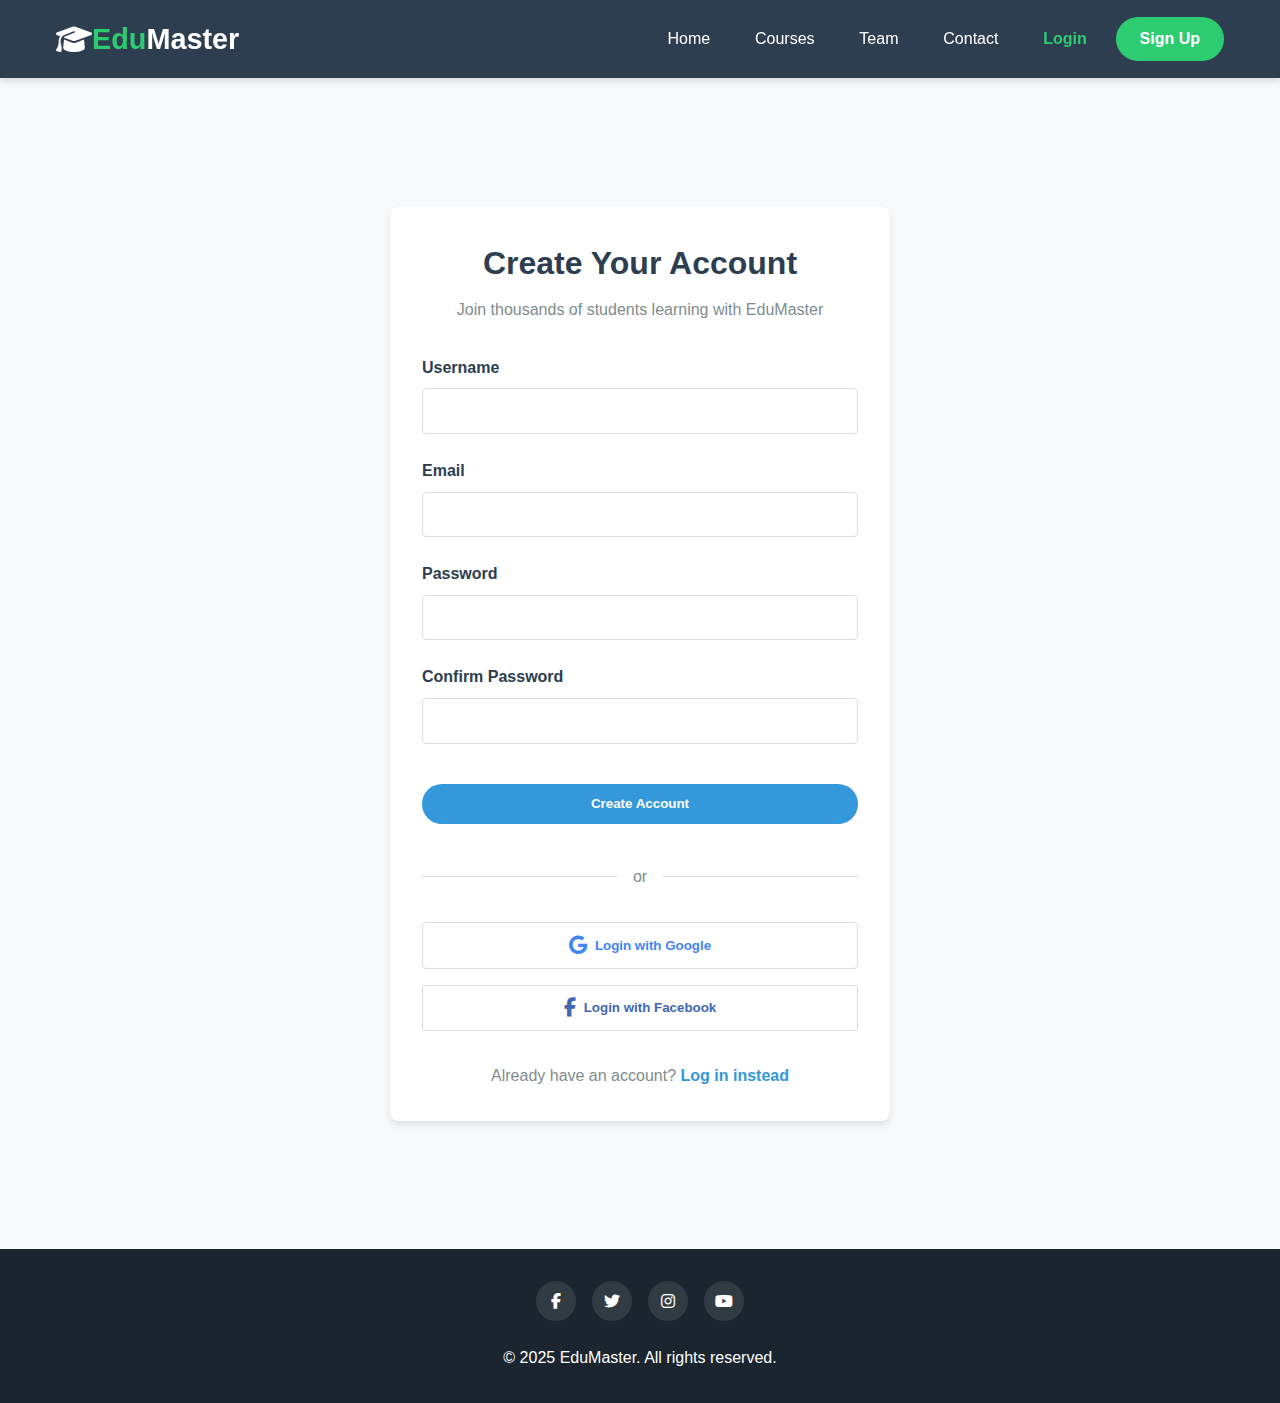
<file: signup.html>
<!DOCTYPE html>
<html lang="en">
<head>
    <meta charset="UTF-8">
    <meta name="viewport" content="width=device-width, initial-scale=1.0">
    <title>Sign Up - EduMaster</title>
    <link rel="icon" type="image/x-icon" href="images/favicon.ico">
    <link rel="stylesheet" href="https://cdnjs.cloudflare.com/ajax/libs/font-awesome/6.4.0/css/all.min.css">
    <link rel="stylesheet" href="common.css">
    <link rel="stylesheet" href="auth.css">
</head>
<body>
    <!-- Navbar -->
    <header>
        <div class="nav-container">
            <nav>
                <a href="index.html" class="logo">
                    <i class="fas fa-graduation-cap"></i>
                    <span>Edu</span>Master
                </a>
                <div class="hamburger">
                    <i class="fas fa-bars"></i>
                </div>
                <div class="nav-links">
                    <a href="index.html">Home</a>
                    <a href="courses.html">Courses</a>
                    <a href="team.html">Team</a>
                    <a href="contact.html">Contact</a>
                    <a href="login.html" class="login">Login</a>
                    <a href="signup.html" class="signup btn">Sign Up</a>
                    <a href="index.html" class="logout btn hidden" id="logoutBtn">Log Out</a>
                </div>
            </nav>
        </div>
    </header>

    <!-- Sign Up Form -->
    <main class="section">
        <div class="container">
            <div class="auth-container">
                <div class="auth-title">
                    <h2>Create Your Account</h2>
                    <p>Join thousands of students learning with EduMaster</p>
                </div>

                <form class="auth-form" onsubmit="return signup()">
                    <div class="form-group">
                        <label for="username">Username</label>
                        <input type="text" id="username" name="username" required>
                        <span id="username-error" class="error"></span>
                    </div>

                    <div class="form-group">
                        <label for="email">Email</label>
                        <input type="email" id="email" name="email" required>
                        <span id="email-error" class="error"></span>
                    </div>

                    <div class="form-group">
                        <label for="password">Password</label>
                        <input type="password" id="password" name="password" required>
                        <span id="password-error" class="error"></span>
                    </div>

                    <div class="form-group">
                        <label for="confirm-password">Confirm Password</label>
                        <input type="password" id="confirm-password" name="confirm-password" required>
                        <span id="confirm-password-error" class="error"></span>
                    </div>

                    <button type="submit" class="btn btn-primary">Create Account</button>
                </form>

                <div class="divider">or</div>

                <div class="social-login">
                    <a href="https://accounts.google.com/o/oauth2/v2/auth">
                        <button class="social-btn google">
                            <i class="fab fa-google"></i> Login with Google
                        </button>
                    </a>
                    <a href="https://www.facebook.com/v12.0/dialog/oauth">
                        <button class="social-btn facebook">
                            <i class="fab fa-facebook-f"></i> Login with Facebook
                        </button>
                    </a>
                </div>

                <div class="auth-switch">
                    <p>Already have an account? <a href="login.html">Log in instead</a></p>
                </div>
            </div>
        </div>
    </main>

    <!-- Footer -->
    <footer>
        <div class="footer-content">
            <div class="social-links">
                <a href="https://www.facebook.com" target="_blank"><i class="fab fa-facebook-f"></i></a>
                <a href="https://x.com" target="_blank"><i class="fab fa-twitter"></i></a>
                <a href="https://www.instagram.com" target="_blank"><i class="fab fa-instagram"></i></a>
                <a href="https://www.youtube.com" target="_blank"><i class="fab fa-youtube"></i></a>
            </div>
            <p>&copy; 2025 EduMaster. All rights reserved.</p>
        </div>
    </footer>

    <!-- JavaScript -->
    <script src="common.js"></script>
    <script src="form.js"></script>
</body>
</html>
</file>
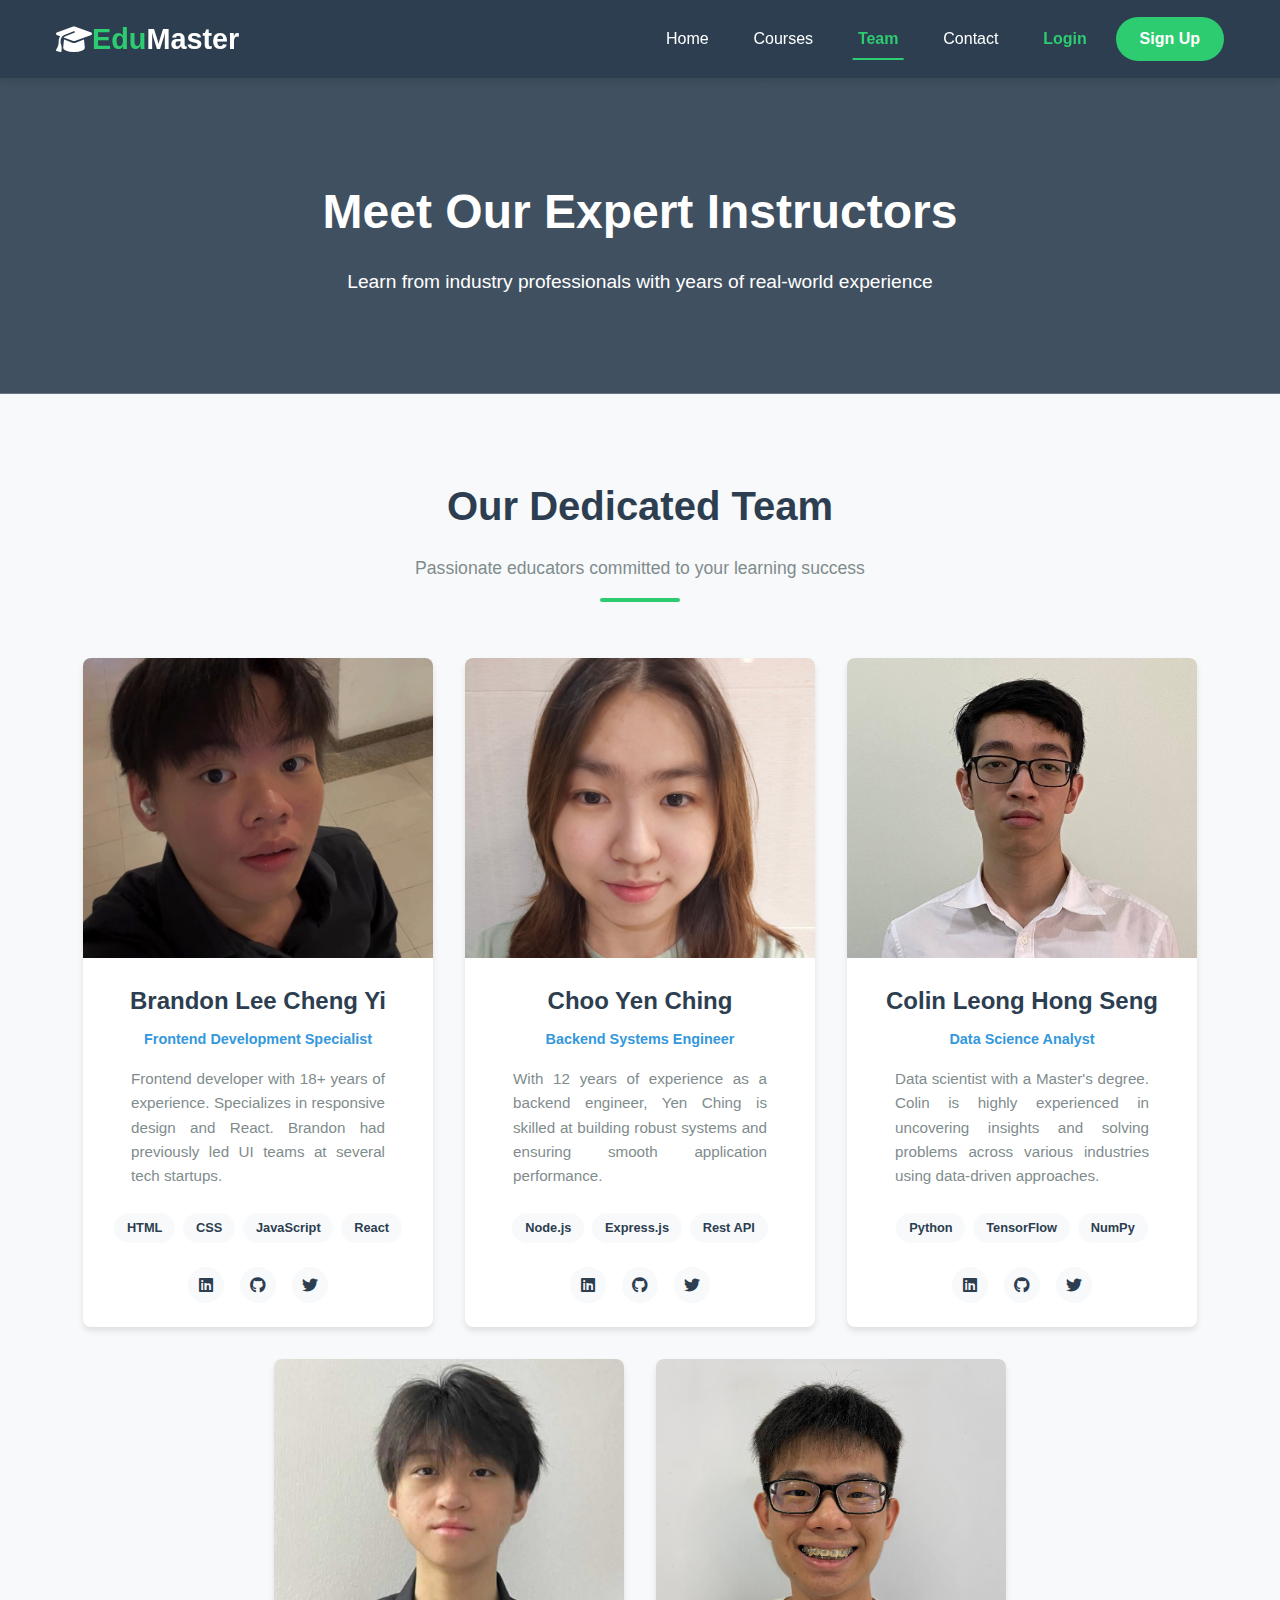
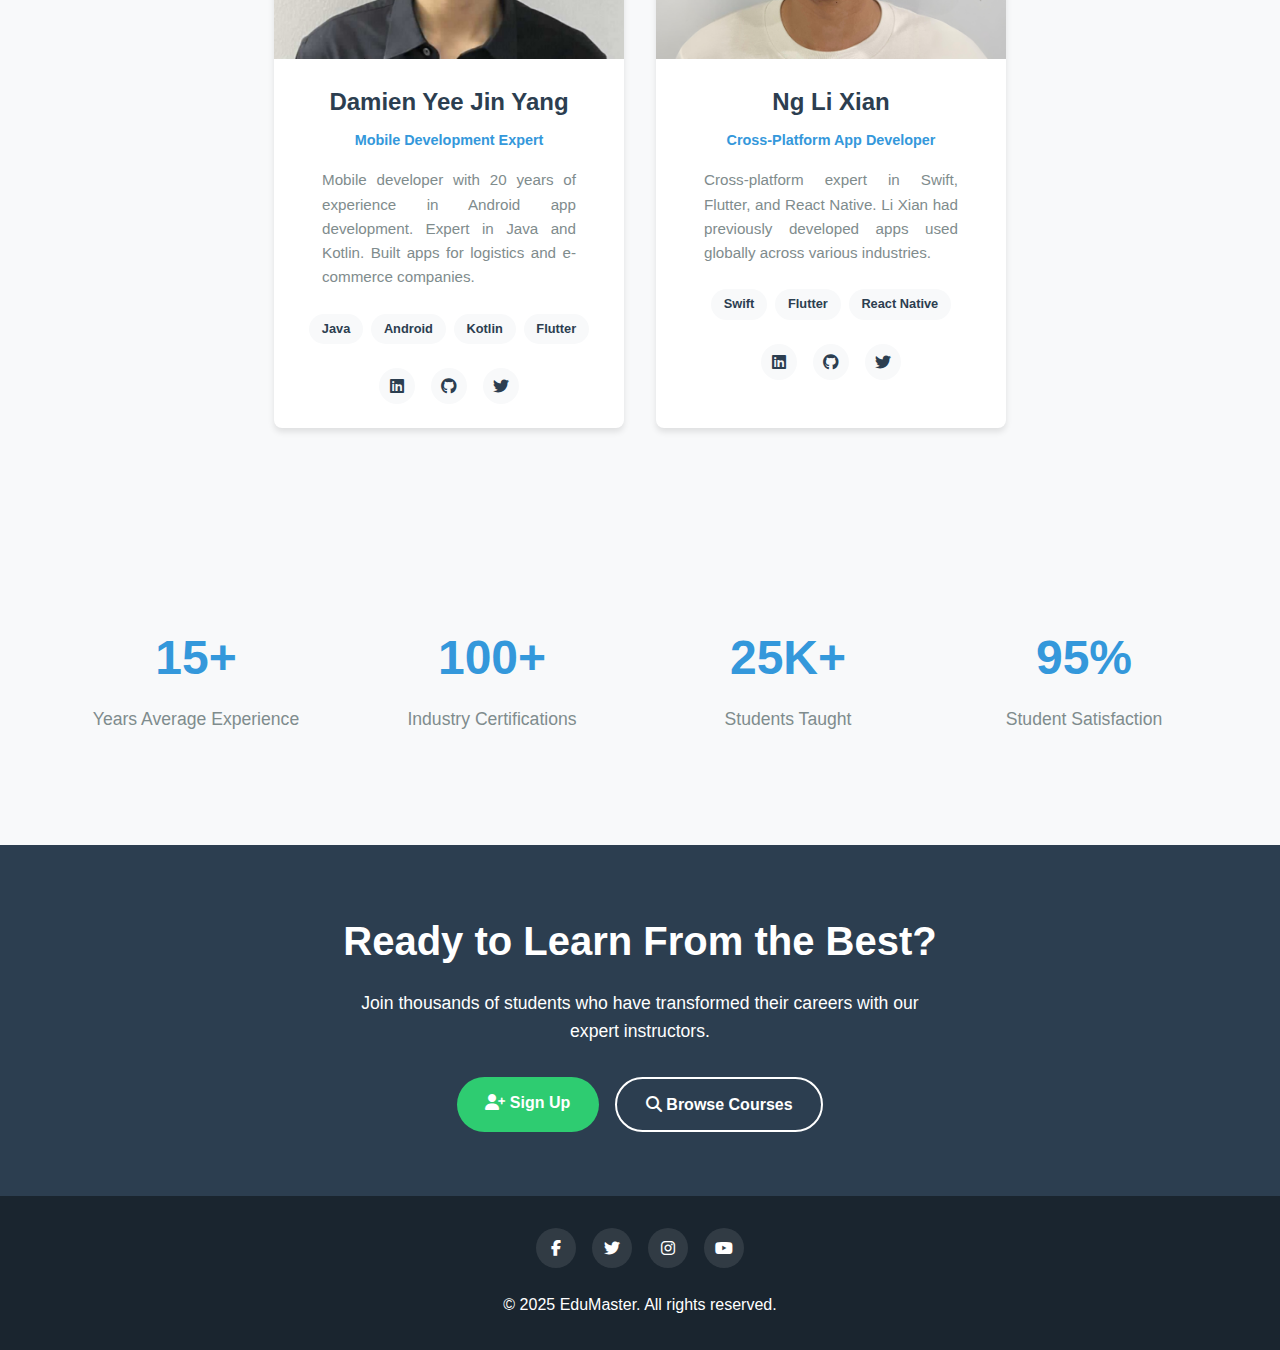
<file: team.html>
<!DOCTYPE html>
<html lang="en">
<head>
    <meta charset="UTF-8">
    <meta name="viewport" content="width=device-width, initial-scale=1.0">
    <title>Our Team - EduMaster</title>
    <link rel="icon" type="image/x-icon" href="images/favicon.ico">
    <link rel="stylesheet" href="https://cdnjs.cloudflare.com/ajax/libs/font-awesome/6.4.0/css/all.min.css">
    <link rel="stylesheet" href="common.css">
    <link rel="stylesheet" href="team.css">
</head>
<body>
    <!-- Navbar -->
    <header>
        <div class="nav-container">
            <nav>
                <a href="index.html" class="logo">
                    <i class="fas fa-graduation-cap"></i>
                    <span>Edu</span>Master
                </a>
                <div class="hamburger">
                    <i class="fas fa-bars"></i>
                </div>
                <div class="nav-links">
                    <a href="index.html">Home</a>
                    <a href="courses.html">Courses</a>
                    <a href="team.html" class="active">Team</a>
                    <a href="contact.html">Contact</a>
                    <a href="login.html" class="login">Login</a>
                    <a href="signup.html" class="signup btn">Sign Up</a>
                    <a href="index.html" class="logout btn hidden" id="logoutBtn">Log Out</a>
                </div>
            </nav>
        </div>
    </header>

    <!-- Hero Section -->
    <section class="hero">
        <div class="container hero-content">
            <h1>Meet Our Expert Instructors</h1>
            <p>Learn from industry professionals with years of real-world experience</p>
        </div>
    </section>

    <!-- Team Section -->
    <section class="section">
        <div class="container">
            <div class="section-title">
                <h2>Our Dedicated Team</h2>
                <p>Passionate educators committed to your learning success</p>
            </div>
            
            <div class="team-container">
                <!-- Instructor 1 - Brandon -->
                <div class="instructor-card">
                    <div class="instructor-img">
                        <img src="images/profiles/brandon.png" alt="Brandon Lee">
                    </div>
                    <div class="instructor-content">
                        <h3>Brandon Lee Cheng Yi</h3>
                        <p class="instructor-title">Frontend Development Specialist</p>
                        <div class="instructor-bio">
                            <p>Frontend developer with 18+ years of experience. Specializes in responsive design and React. Brandon had previously led UI teams at several tech startups.</p>
                        </div>
                        <div class="instructor-skills">
                            <span>HTML</span>
                            <span>CSS</span>
                            <span>JavaScript</span>
                            <span>React</span>
                        </div>
                        <div class="instructor-social">
                            <a href="https://www.linkedin.com" target="_blank"><i class="fab fa-linkedin"></i></a>
                            <a href="https://github.com" target="_blank"><i class="fab fa-github"></i></a>
                            <a href="https://x.com" target="_blank"><i class="fab fa-twitter"></i></a>
                        </div>
                    </div>
                </div>
                
                <!-- Instructor 2 - Yen Ching -->
                <div class="instructor-card">
                    <div class="instructor-img">
                        <img src="images/profiles/yenching.jpg" alt="Yen Ching">
                    </div>
                    <div class="instructor-content">
                        <h3>Choo Yen Ching</h3>
                        <p class="instructor-title">Backend Systems Engineer</p>
                        <div class="instructor-bio">
                            <p>With 12 years of experience as a backend engineer, Yen Ching is skilled at building robust systems and ensuring smooth application performance.</p>
                        </div>
                        <div class="instructor-skills">
                            <span>Node.js</span>
                            <span>Express.js</span>
                            <span>Rest API</span>
                        </div>
                        <div class="instructor-social">
                            <a href="https://www.linkedin.com" target="_blank"><i class="fab fa-linkedin"></i></a>
                            <a href="https://github.com" target="_blank"><i class="fab fa-github"></i></a>
                            <a href="https://x.com" target="_blank"><i class="fab fa-twitter"></i></a>
                        </div>
                    </div>
                </div>
                
                <!-- Instructor 3 - Colin -->
                <div class="instructor-card">
                    <div class="instructor-img">
                        <img src="images/profiles/colin.jpg" alt="Colin Leong">
                    </div>
                    <div class="instructor-content">
                        <h3>Colin Leong Hong Seng</h3>
                        <p class="instructor-title">Data Science Analyst</p>
                        <div class="instructor-bio">
                            <p>Data scientist with a Master's degree. Colin is highly experienced in  uncovering insights and solving problems across various industries using data-driven approaches.</p>
                        </div>
                        <div class="instructor-skills">
                            <span>Python</span>
                            <span>TensorFlow</span>
                            <span>NumPy</span>
                        </div>
                        <div class="instructor-social">
                            <a href="https://www.linkedin.com" target="_blank"><i class="fab fa-linkedin"></i></a>
                            <a href="https://github.com" target="_blank"><i class="fab fa-github"></i></a>
                            <a href="https://x.com" target="_blank"><i class="fab fa-twitter"></i></a>
                        </div>
                    </div>
                </div>
                
                <!-- Instructor 4 - Damien -->
                <div class="instructor-card">
                    <div class="instructor-img">
                        <img src="images/profiles/damien.png" alt="Damien">
                    </div>
                    <div class="instructor-content">
                        <h3>Damien Yee Jin Yang</h3>
                        <p class="instructor-title">Mobile Development Expert</p>
                        <div class="instructor-bio">
                            <p>Mobile developer with 20 years of experience in Android app development. Expert in Java and Kotlin. Built apps for logistics and e-commerce companies.</p>
                        </div>
                        <div class="instructor-skills">
                            <span>Java</span>
                            <span>Android</span>
                            <span>Kotlin</span>
                            <span>Flutter</span>
                        </div>
                        <div class="instructor-social">
                            <a href="https://www.linkedin.com" target="_blank"><i class="fab fa-linkedin"></i></a>
                            <a href="https://github.com" target="_blank"><i class="fab fa-github"></i></a>
                            <a href="https://x.com" target="_blank"><i class="fab fa-twitter"></i></a>
                        </div>
                    </div>
                </div>
                
                <!-- Instructor 5 - Li Xian -->
                <div class="instructor-card">
                    <div class="instructor-img">
                        <img src="images/profiles/lixian.png" alt="Li Xian">
                    </div>
                    <div class="instructor-content">
                        <h3>Ng Li Xian</h3>
                        <p class="instructor-title">Cross-Platform App Developer</p>
                        <div class="instructor-bio">
                            <p>Cross-platform expert in Swift, Flutter, and React Native. Li Xian had previously developed apps used globally across various industries.</p>
                        </div>
                        <div class="instructor-skills">
                            <span>Swift</span>
                            <span>Flutter</span>
                            <span>React Native</span>
                        </div>
                        <div class="instructor-social">
                            <a href="https://www.linkedin.com" target="_blank"><i class="fab fa-linkedin"></i></a>
                            <a href="https://github.com" target="_blank"><i class="fab fa-github"></i></a>
                            <a href="https://x.com" target="_blank"><i class="fab fa-twitter"></i></a>
                        </div>
                    </div>
                </div>
            </div>
        </div>
    </section>

    <!-- Stats Section -->
    <section class="section section-bg-lighter">
        <div class="container">
            <div class="stats-grid">
                <div class="stat-item">
                    <div class="stat-number">15+</div>
                    <div class="stat-label">Years Average Experience</div>
                </div>
                <div class="stat-item">
                    <div class="stat-number">100+</div>
                    <div class="stat-label">Industry Certifications</div>
                </div>
                <div class="stat-item">
                    <div class="stat-number">25K+</div>
                    <div class="stat-label">Students Taught</div>
                </div>
                <div class="stat-item">
                    <div class="stat-number">95%</div>
                    <div class="stat-label">Student Satisfaction</div>
                </div>
            </div>
        </div>
    </section>

    <!-- CTA Section -->
    <section class="cta">
        <div class="container">
            <div class="cta-content">
                <h2>Ready to Learn From the Best?</h2>
                <p>Join thousands of students who have transformed their careers with our expert instructors.</p>
                <div class="cta-buttons">
                    <a href="signup.html" class="btn btn-secondary signup">
                        <i class="fas fa-user-plus"></i> Sign Up
                    </a>
                    <a href="courses.html" class="btn btn-outline">
                        <i class="fas fa-search"></i> Browse Courses
                    </a>
                </div>
            </div>
        </div>
    </section>

    <!-- Footer -->
    <footer>
        <div class="footer-content">
            <div class="social-links">
                <a href="https://www.facebook.com" target="_blank"><i class="fab fa-facebook-f"></i></a>
                <a href="https://x.com" target="_blank"><i class="fab fa-twitter"></i></a>
                <a href="https://www.instagram.com" target="_blank"><i class="fab fa-instagram"></i></a>
                <a href="https://www.youtube.com" target="_blank"><i class="fab fa-youtube"></i></a>
            </div>
            <p>&copy; 2025 EduMaster. All rights reserved.</p>
        </div>
    </footer>

    <!-- Back to Top Button -->
    <button id="back-to-top" title="Back to Top">
        <i class="fas fa-chevron-up"></i>
    </button>

    <!-- JavaScript -->
    <script src="common.js"></script>
</body>
</html>
</file>
<file: common.css>
/* Theme Colour Variables */
:root {
    --primary-color: #3498db;
    --primary-dark: #2980b9;
    --secondary-color: #2ecc71;
    --secondary-dark: #27ae60;
    --accent-color: #e74c3c;
    --accent-dark: #c0392b;
    --dark-color: #2c3e50;
    --darker-color: #1a252f;
    --light-color: #ecf0f1;
    --lighter-color: #f8f9fa;
    --text-color: #333;
    --text-light: #fff;
    --text-muted: #7f8c8d;
    --shadow: 0 4px 6px rgba(0, 0, 0, 0.1);
    --shadow-lg: 0 10px 20px rgba(0, 0, 0, 0.15);
    --transition: all 0.3s cubic-bezier(0.25, 0.8, 0.25, 1);
}

/* Scrollbar */
::-webkit-scrollbar {
    width: 13px;
}

::-webkit-scrollbar-track {
    background: var(--dark-color);
    border-radius: 10px;
}

::-webkit-scrollbar-thumb {
    background: var(--primary-color);
    border-radius: 10px;

}

::-webkit-scrollbar-thumb:hover {
    background: var(--primary-dark);
}

/* Base Styles */
* {
    margin: 0;
    padding: 0;
    box-sizing: border-box;
}

html {
    scroll-behavior: smooth;
}

body {
    font-family: 'Segoe UI', Tahoma, Geneva, Verdana, sans-serif;
    line-height: 1.6;
    color: var(--text-color);
    background-color: var(--lighter-color);
    overflow-x: hidden;
}

a {
    text-decoration: none;
    color: inherit;
}

img {
    max-width: 100%;
    height: auto;
    display: block;
}

.container {
    max-width: 1200px;
    margin: 0 auto;
    padding: 0 1.5rem;
}

/* Buttons */
.btn {
    display: inline-block;
    padding: 0.8rem 1.8rem;
    border-radius: 50px;
    font-weight: 600;
    text-align: center;
    cursor: pointer;
    transition: var(--transition);
    border: none;
}

.btn-primary {
    background-color: var(--primary-color);
    color: var(--text-light);
}

.btn-primary:hover {
    background-color: var(--primary-dark);
    transform: translateY(-2px);
    box-shadow: var(--shadow);
}

.btn-secondary {
    background-color: var(--secondary-color);
    color: var(--text-light);
}

.btn-secondary:hover {
    background-color: var(--secondary-dark);
    transform: translateY(-2px);
    box-shadow: var(--shadow);
}

.btn-outline {
    background-color: transparent;
    border: 2px solid var(--text-light);
    color: var(--text-light);
}

.btn-outline:hover {
    background-color: rgba(255, 255, 255, 0.2);
}

.btn-full-width {
    width: 100%;
}

/* Header & Navbar */
header {
    background-color: var(--dark-color);
    color: var(--text-light);
    padding: 1rem 0;
    position: sticky;
    top: 0;
    z-index: 1000;
    box-shadow: var(--shadow);
}

.nav-container {
    width: 95%;
    margin: 0 auto;
    padding: 0 1.5rem;
}

nav {
    display: flex;
    justify-content: space-between;
    align-items: center;
}

.logo {
    font-size: 1.8rem;
    font-weight: bold;
    color: var(--text-light);
    display: flex;
    align-items: center;
}

.logo span {
    color: var(--secondary-color);
}

.logo-icon {
    font-size: 2rem;
}

.nav-links {
    display: flex;
    gap: 1vw;
    align-items: center;
}

.nav-links a {
    padding: 0.5rem 1rem;
    border-radius: 4px;
    transition: var(--transition);
    font-weight: 500;
    position: relative;
}

.nav-links a:not(.btn):hover {
    color: var(--secondary-color);
}

.nav-links a:not(.btn)::after {
    content: '';
    position: absolute;
    bottom: 0;
    left: 50%;
    width: 0;
    height: 2px;
    background: var(--secondary-color);
    transition: var(--transition);
    transform: translateX(-50%);
}

.nav-links a:not(.btn):hover::after {
    width: 70%;
}

.nav-links a.active {
    color: var(--secondary-color);
    font-weight: bold;
}

.nav-links a.active::after {
    width: 70%;
}

.nav-links .login {
    color: var(--secondary-color);
    font-weight: 600;
}

.nav-links .signup, .nav-links .logout {
    background-color: var(--secondary-color);
    color: var(--text-light);
    padding: 0.6rem 1.5rem;
    border-radius: 50px;
    font-weight: 600;
}

.nav-links .signup:hover, .nav-links .logout:hover {
    background-color: var(--secondary-dark);
    transform: translateY(-2px);
    box-shadow: var(--shadow);
}

.hidden {
    display: none;
}

/* Hamburger Menu */
.hamburger {
    display: none;
    cursor: pointer;
    font-size: 1.8rem;
    color: var(--text-light);
    transition: var(--transition);
}

.hamburger:hover {
    color: var(--secondary-color);
}

/* Sections */
.section {
    padding: 5rem 0;
}

.section-title {
    text-align: center;
    margin-bottom: 3.5rem;
    position: relative;
}

.section-title h2 {
    font-size: 2.5rem;
    color: var(--dark-color);
    margin-bottom: 1rem;
}

.section-title-light h2 {
    color: var(--light-color);
}

.section-title p {
    color: var(--text-muted);
    max-width: 700px;
    margin: 0 auto;
    font-size: 1.1rem;
}

.section-title::after {
    content: '';
    display: block;
    width: 80px;
    height: 4px;
    background: var(--secondary-color);
    margin: 1rem auto 0;
    border-radius: 2px;
}

.section-bg-lighter {
    background-color: var(--lighter-color);
}

/* Footer */
footer {
    background-color: var(--darker-color);
    color: var(--text-light);
    padding: 2rem;
    text-align: center;
}

.footer-content {
    max-width: 1200px;
    margin: 0 auto;
    display: flex;
    flex-direction: column;
    gap: 1.5rem;
}

.social-links {
    display: flex;
    justify-content: center;
    gap: 1rem;
}

.social-links a {
    display: flex;
    align-items: center;
    justify-content: center;
    width: 40px;
    height: 40px;
    border-radius: 50%;
    background-color: rgba(255, 255, 255, 0.1);
    color: var(--text-light);
    transition: var(--transition);
}

.social-links a:hover {
    background-color: var(--secondary-color);
    transform: translateY(-3px);
}

/* Back to Top Button */
#back-to-top {
    position: fixed;
    bottom: 30px;
    right: 30px;
    width: 50px;
    height: 50px;
    background: linear-gradient(135deg, var(--primary-color), var(--secondary-color));
    color: var(--text-light);
    border: none;
    border-radius: 50%;
    cursor: pointer;
    display: flex;
    align-items: center;
    justify-content: center;
    font-size: 1.2rem;
    box-shadow: var(--shadow-lg);
    transition: var(--transition);
    opacity: 0;
    visibility: hidden;
    transform: translateY(20px);
    z-index: 1500;
}

#back-to-top.visible {
    opacity: 1;
    visibility: visible;
    transform: translateY(0);
}

#back-to-top:hover {
    background: linear-gradient(135deg, var(--secondary-color), var(--primary-color));
    transform: translateY(-3px);
    box-shadow: 0 8px 25px rgba(0, 0, 0, 0.3);
}

#back-to-top:active {
    transform: translateY(-1px);
}

/* Responsive Design - Common */
@media (max-width: 768px) {
    .hamburger {
        display: block;
    }

    .nav-links {
        position: fixed;
        top: 70px;
        left: -100%;
        width: 100%;
        height: calc(100vh - 80px);
        background-color: var(--dark-color);
        flex-direction: column;
        align-items: center;
        padding: 2rem 0;
        transition: var(--transition);
        gap: 1rem;
    }

    .nav-links.active {
        left: 0;
    }

    .section-title h2 {
        font-size: 2rem;
    }
}

@media (max-width: 576px) {
    .btn {
        width: 100%;
        max-width: 300px;
    }
}
</file>
<file: contact.css>
/* Hero Section */
.hero {
    background: linear-gradient(135deg, var(--primary-color) 0%, var(--secondary-color) 100%);
    color: var(--text-light);
    padding: 8rem 0 4rem;
    position: relative;
    overflow: hidden;
}

.hero-bg {
    position: absolute;
    top: 0;
    left: 0;
    width: 100%;
    height: 100%;
    background: url('https://images.unsplash.com/photo-1516321318423-f06f85e504b3?ixlib=rb-4.0.3&auto=format&fit=crop&w=2070&q=80') center/cover;
    opacity: 0.1;
    z-index: 1;
}

.hero-content {
    position: relative;
    z-index: 2;
    text-align: center;
    max-width: 800px;
    margin: 0 auto;
    padding: 0 1.5rem;
}

.hero h1 {
    font-size: 3.5rem;
    margin-bottom: 1.5rem;
    font-weight: 700;
}

.hero p {
    font-size: 1.2rem;
    margin-bottom: 2rem;
    opacity: 0.9;
}

/* Contact Section */
.contact-wrapper {
    display: grid;
    grid-template-columns: 1fr 1fr;
    gap: 4rem;
    align-items: start;
}

.contact-info {
    padding: 2rem 0;
}

.text-left {
    text-align: left;
}

.text-left::after {
    margin: 1rem 0 0;
}

.contact-methods {
    display: flex;
    flex-direction: column;
    gap: 2rem;
    margin-top: 3rem;
}

.contact-method {
    display: flex;
    align-items: flex-start;
    gap: 1.5rem;
    padding: 2rem;
    background: white;
    border-radius: 12px;
    box-shadow: var(--shadow);
    transition: var(--transition);
}

.contact-method:hover {
    transform: translateY(-5px);
    box-shadow: var(--shadow-lg);
}

.contact-icon {
    display: flex;
    align-items: center;
    justify-content: center;
    width: 60px;
    height: 60px;
    background: linear-gradient(135deg, var(--primary-color), var(--secondary-color));
    color: white;
    border-radius: 50%;
    font-size: 1.5rem;
    flex-shrink: 0;
}

.contact-details h3 {
    color: var(--dark-color);
    margin-bottom: 0.5rem;
    font-size: 1.2rem;
}

.contact-details p {
    color: var(--text-color);
    margin-bottom: 0.3rem;
    font-weight: 600;
}

.contact-details span {
    color: var(--text-muted);
    font-size: 0.9rem;
}

/* Contact Form */
.contact-form-container {
    background: white;
    padding: 3rem;
    border-radius: 16px;
    box-shadow: var(--shadow-lg);
}

.contact-form h2 {
    color: var(--dark-color);
    margin-bottom: 2rem;
    font-size: 2rem;
    text-align: center;
}

.form-row {
    display: grid;
    grid-template-columns: 1fr 1fr;
    gap: 1.5rem;
    margin-bottom: 1.5rem;
}

.contact-form .form-group {
    margin-bottom: 1.5rem;
}

.form-group label {
    display: block;
    margin-bottom: 0.5rem;
    color: var(--dark-color);
    font-weight: 600;
}

.form-group input,
.form-group select,
.form-group textarea {
    width: 100%;
    padding: 1rem;
    border: 2px solid #e1e8ed;
    border-radius: 8px;
    font-size: 1rem;
    transition: var(--transition);
    background: #f8f9fa;
}

.form-group input:focus,
.form-group select:focus,
.form-group textarea:focus {
    outline: none;
    border-color: var(--secondary-color);
    background: white;
    box-shadow: 0 0 0 3px rgba(46, 204, 113, 0.1);
}

.form-group textarea {
    resize: vertical;
    min-height: 120px;
}

.form-group select {
    cursor: pointer;
}

/* Error Message */
.error {
    color: red;
    font-size: 0.8em;
    margin-left: 5px;
}

/* FAQ Section */
.quick-faq {
    display: grid;
    grid-template-columns: repeat(auto-fit, minmax(300px, 1fr));
    gap: 2rem;
    margin-top: 3rem;
}

.faq-card {
    background: white;
    padding: 2.5rem;
    border-radius: 12px;
    text-align: center;
    box-shadow: var(--shadow);
    transition: var(--transition);
}

.faq-card:hover {
    transform: translateY(-5px);
    box-shadow: var(--shadow-lg);
}

.faq-icon {
    display: flex;
    align-items: center;
    justify-content: center;
    width: 80px;
    height: 80px;
    background: linear-gradient(135deg, var(--primary-color), var(--secondary-color));
    color: white;
    border-radius: 50%;
    font-size: 2rem;
    margin: 0 auto 1.5rem;
}

.faq-card h3 {
    color: var(--dark-color);
    margin-bottom: 1rem;
    font-size: 1.3rem;
}

.faq-card p {
    color: var(--text-muted);
    line-height: 1.6;
}

/* Responsive Design - Contact */
@media (max-width: 968px) {
    .contact-wrapper {
        grid-template-columns: 1fr;
        gap: 3rem;
    }
    
    .contact-form-container {
        padding: 2rem;
    }
}

@media (max-width: 768px) {
    .hero {
        padding: 6rem 0 3rem;
    }
    
    .hero h1 {
        font-size: 2.5rem;
    }
    
    .hero p {
        font-size: 1.1rem;
    }
    
    .form-row {
        grid-template-columns: 1fr;
        gap: 0.8rem;
    }
    
    .contact-method {
        padding: 1.5rem;
    }
    
    .contact-icon {
        width: 50px;
        height: 50px;
        font-size: 1.2rem;
    }
    
    .quick-faq {
        grid-template-columns: 1fr;
    }
    
    .faq-card {
        padding: 2rem;
    }
    
    .faq-icon {
        width: 60px;
        height: 60px;
        font-size: 1.5rem;
    }
}

@media (max-width: 576px) {
    .hero h1 {
        font-size: 2rem;
    }
    
    .contact-form h2 {
        font-size: 1.5rem;
    }
    
    .contact-method {
        flex-direction: column;
        text-align: center;
        gap: 1rem;
    }
    
    .form-row {
        gap: 0.6rem;
    }
}
</file>
<file: courses.css>
/* Hero Section */
.hero {
    text-align: center;
    padding: 5rem 0;
    background: linear-gradient(135deg, var(--primary-color), var(--secondary-color));
    color: var(--text-light);
    position: relative;
    overflow: hidden;
}

.hero::before {
    content: '';
    position: absolute;
    top: 0;
    left: 0;
    width: 100%;
    height: 100%;
    background: url('https://images.unsplash.com/photo-1522202176988-66273c2fd55f?ixlib=rb-1.2.1&auto=format&fit=crop&w=1350&q=80') center/cover;
    opacity: 0.1;
    z-index: 0;
}

.hero-content {
    position: relative;
    z-index: 1;
}

.hero h1 {
    font-size: 2.8rem;
    margin-bottom: 1rem;
    line-height: 1.2;
}

.hero p {
    font-size: 1.2rem;
    max-width: 700px;
    margin: 0 auto 2rem;
    opacity: 0.9;
}

/* Courses Section */
.courses-container {
    display: flex;
    flex-direction: column;
    gap: 4rem;
}

.course-category {
    background-color: white;
    border-radius: 12px;
    box-shadow: var(--shadow);
    overflow: hidden;
}

.category-header {
    background: linear-gradient(135deg, var(--dark-color), var(--darker-color));
    color: white;
    padding: 1.5rem 2rem;
    display: flex;
    justify-content: center;
}

.category-header h2 {
    font-size: 1.8rem;
    display: flex;
    align-items: center;
    gap: 1rem;
}

.category-header h2 i {
    color: var(--secondary-color);
}

.courses-grid {
    display: flex;
    flex-wrap: wrap;
    gap: 2rem;
    padding: 2rem;
    justify-content: flex-start;
}

.course-card {
    flex: 1 1 300px;
    max-width: 350px;
    background-color: white;
    border-radius: 10px;
    overflow: hidden;
    box-shadow: var(--shadow);
    transition: var(--transition);
    position: relative;
}

.course-card:hover {
    transform: translateY(-10px);
    box-shadow: var(--shadow-lg);
}

.course-img {
    height: 200px;
    overflow: hidden;
    position: relative;
}

.course-img img {
    width: 100%;
    height: 100%;
    object-fit: cover;
    transition: transform 0.5s ease;
}

.course-content {
    padding: 1.5rem;
}

.course-title {
    font-size: 1.3rem;
    margin-bottom: 1rem;
    color: var(--dark-color);
}

.course-meta {
    display: flex;
    justify-content: space-between;
    color: var(--text-muted);
    font-size: 0.9rem;
    margin-bottom: 1rem;
}

.course-meta span {
    display: flex;
    align-items: center;
    gap: 0.5rem;
}

.course-instructor {
    display: flex;
    align-items: center;
    gap: 0.8rem;
    margin-bottom: 1rem;
    font-size: 0.95rem;
    font-weight: bold;
}

.instructor-avatar {
    width: 40px;
    height: 40px;
    border-radius: 50%;
    object-fit: cover;
    border: 2px solid var(--light-color);
}

.course-rating {
    display: flex;
    align-items: center;
    gap: 0.5rem;
    margin-bottom: 1.5rem;
    color: var(--dark-color);
}

.stars {
    color: #ffc107;
}

.rating-count {
    color: var(--text-muted);
    font-size: 0.9rem;
}

.course-price {
    font-size: 1.5rem;
    font-weight: bold;
    color: var(--dark-color);
    margin-bottom: 1.5rem;
}

.course-price .original {
    text-decoration: line-through;
    color: var(--text-muted);
    font-size: 1rem;
    margin-left: 0.5rem;
}

#web-courses, #data-courses, #mobile-courses {
    scroll-margin-top: 100px; /* Scroll 100px above target, avoid navbar blocking title */
}

/* Responsive Design - Courses */
@media (max-width: 992px) {
    .hero h1 {
        font-size: 2.5rem;
    }

    .courses-grid {
        justify-content: center;
    }
}

@media (max-width: 768px) {
    .hero {
        padding: 4rem 0;
    }

    .hero h1 {
        font-size: 2rem;
    }

    .section-title h2 {
        font-size: 1.8rem;
    }

    .courses-grid {
        padding: 1.5rem;
    }
}

@media (max-width: 576px) {
    .hero {
        padding: 3rem 0;
    }

    .hero h1 {
        font-size: 1.8rem;
    }

    .category-header h2 {
        font-size: 1.5rem;
    }
}
</file>
<file: auth.css>
.auth-container {
    max-width: 500px;
    margin: 3rem auto;
    padding: 2rem;
    background-color: var(--text-light);
    border-radius: 8px;
    box-shadow: var(--shadow);
}

.auth-title {
    text-align: center;
    margin-bottom: 2rem;
    color: var(--dark-color);
}

.auth-title h2 {
    font-size: 2rem;
    margin-bottom: 0.5rem;
}

.auth-title p {
    color: var(--text-muted);
}

.auth-form .form-group {
    margin-bottom: 1.5rem;
}

.auth-form label {
    display: block;
    margin-bottom: 0.5rem;
    font-weight: 600;
    color: var(--dark-color);
}

.auth-form input {
    width: 100%;
    padding: 0.8rem 1rem;
    border: 1px solid #ddd;
    border-radius: 4px;
    font-size: 1rem;
    transition: var(--transition);
}

.auth-form input:focus {
    border-color: var(--primary-color);
    outline: none;
    box-shadow: 0 0 0 3px rgba(52, 152, 219, 0.2);
}

.auth-form button[type="submit"] {
    width: 100%;
    padding: 0.8rem;
    margin: 1rem 0;
}

/* Error Message */
.error {
    color: red;
    font-size: 0.8em;
    margin-left: 5px;
}

/* Social Buttons */
.social-login {
    display: flex;
    flex-direction: column;
    gap: 1rem;
    margin: 2rem 0;
}

.social-btn {
    cursor: pointer;
    display: flex;
    align-items: center;
    justify-content: center;
    gap: 0.5rem;
    padding: 0.8rem;
    border-radius: 4px;
    font-weight: 600;
    transition: var(--transition);
    border: 1px solid #ddd;
    background-color: var(--text-light);
    color: var(--text-color);
    width: 100%;
}

.social-btn.google {
    background-color: #fff;
    color: #4285F4;
}

.social-btn.facebook {
    background-color: #fff;
    color: #4267B2;
}

.social-btn:hover {
    transform: translateY(-2px);
    background-color: var(--primary-color);
    color: var(--text-light);
}

.social-btn i {
    font-size: 1.2rem;
}

.auth-switch {
    text-align: center;
    margin-top: 1.5rem;
    color: var(--text-muted);
}

.auth-switch a {
    color: var(--primary-color);
    font-weight: 600;
    text-decoration: none;
    transition: var(--transition);
}

.auth-switch a:hover {
    color: var(--primary-dark);
}

.divider {
    display: flex;
    align-items: center;
    margin: 1.5rem 0;
    color: var(--text-muted);
}

.divider::before,
.divider::after {
    content: "";
    flex: 1;
    border-bottom: 1px solid #ddd;
}

.divider::before {
    margin-right: 1rem;
}

.divider::after {
    margin-left: 1rem;
}

/* Responsive Design - Login & Signup */
@media (max-width: 576px) {
    .auth-container {
        margin: 2rem 1rem;
        padding: 1.5rem;
    }
}
</file>
<file: team.css>
/* Hero Section */
.hero {
    background: linear-gradient(rgba(44, 62, 80, 0.9), rgba(44, 62, 80, 0.9)), 
                url('https://images.unsplash.com/photo-1522202176988-66273c2fd55f?ixlib=rb-1.2.1&auto=format&fit=crop&w=1350&q=80');
    background-size: cover;
    background-position: center;
    color: var(--text-light);
    padding: 6rem 0;
    text-align: center;
}

.hero-content h1 {
    font-size: 3rem;
    margin-bottom: 1rem;
}

.hero-content p {
    font-size: 1.2rem;
    max-width: 700px;
    margin: 0 auto;
}

/* Team Section */
.team-container {
    display: flex;
    flex-wrap: wrap;
    justify-content: center;
    gap: 2rem;
    margin-top: 2rem;
}

.instructor-card {
    background-color: var(--text-light);
    border-radius: 8px;
    overflow: hidden;
    box-shadow: var(--shadow);
    transition: var(--transition);
    width: 350px;
}

.instructor-card:hover {
    transform: translateY(-5px);
    box-shadow: var(--shadow-lg);
}

.instructor-img {
    height: 300px;
    overflow: hidden;
}

.instructor-img img {
    width: 100%;
    height: 100%;
    object-fit: cover;
    transition: var(--transition);
}

.instructor-content {
    padding: 1.5rem;
    display: flex;
    flex-direction: column;
    align-items: center;
}

.instructor-content h3 {
    color: var(--dark-color);
    margin-bottom: 0.5rem;
    font-size: 1.5rem;
}

.instructor-title {
    color: var(--primary-color);
    font-weight: 600;
    margin-bottom: 1rem;
    font-size: 0.9rem;
}

.instructor-bio {
    color: var(--text-muted);
    margin: auto 1.5rem 1.5rem;
    font-size: 0.95rem;
    line-height: 1.6;
    text-align: justify;
}

.instructor-skills {
    display: flex;
    flex-wrap: wrap;
    gap: 0.5rem;
    margin-bottom: 1.5rem;
}

.instructor-skills span {
    background-color: var(--lighter-color);
    color: var(--dark-color);
    padding: 0.3rem 0.8rem;
    border-radius: 50px;
    font-size: 0.8rem;
    font-weight: 600;
}

.instructor-social {
    display: flex;
    gap: 1rem;
}

.instructor-social a {
    display: flex;
    align-items: center;
    justify-content: center;
    width: 36px;
    height: 36px;
    border-radius: 50%;
    background-color: var(--lighter-color);
    color: var(--dark-color);
    transition: var(--transition);
}

.instructor-social a:hover {
    background-color: var(--primary-color);
    color: var(--text-light);
}

/* Stats Section */
.stats-grid {
    display: grid;
    grid-template-columns: repeat(auto-fit, minmax(200px, 1fr));
    gap: 2rem;
    text-align: center;
}

.stat-item {
    padding: 2rem 1rem;
}

.stat-number {
    font-size: 3rem;
    font-weight: bold;
    color: var(--primary-color);
    margin-bottom: 0.5rem;
}

.stat-label {
    color: var(--text-muted);
    font-size: 1.1rem;
}

/* CTA Section */
.cta {
    background-color: var(--dark-color);
    color: var(--text-light);
    padding: 4rem 0;
    text-align: center;
}

.cta-content h2 {
    font-size: 2.5rem;
    margin-bottom: 1rem;
}

.cta-content p {
    max-width: 600px;
    margin: 0 auto 2rem;
    font-size: 1.1rem;
}

.cta-buttons {
    display: flex;
    justify-content: center;
    gap: 1rem;
    flex-wrap: wrap;
}

/* Responsive Design - Team */
@media (max-width: 768px) {
    .hero-content h1 {
        font-size: 2.2rem;
    }
    
    .hero-content p {
        font-size: 1rem;
    }
    
    .stats-grid {
        grid-template-columns: 1fr 1fr;
    }
    
    .cta-buttons {
        flex-direction: column;
        align-items: center;
    }
    
    .cta-buttons .btn {
        width: 100%;
        max-width: 300px;
    }
}

@media (max-width: 480px) {
    .stats-grid {
        grid-template-columns: 1fr;
    }
    
    .stat-number {
        font-size: 2.5rem;
    }
}
</file>
